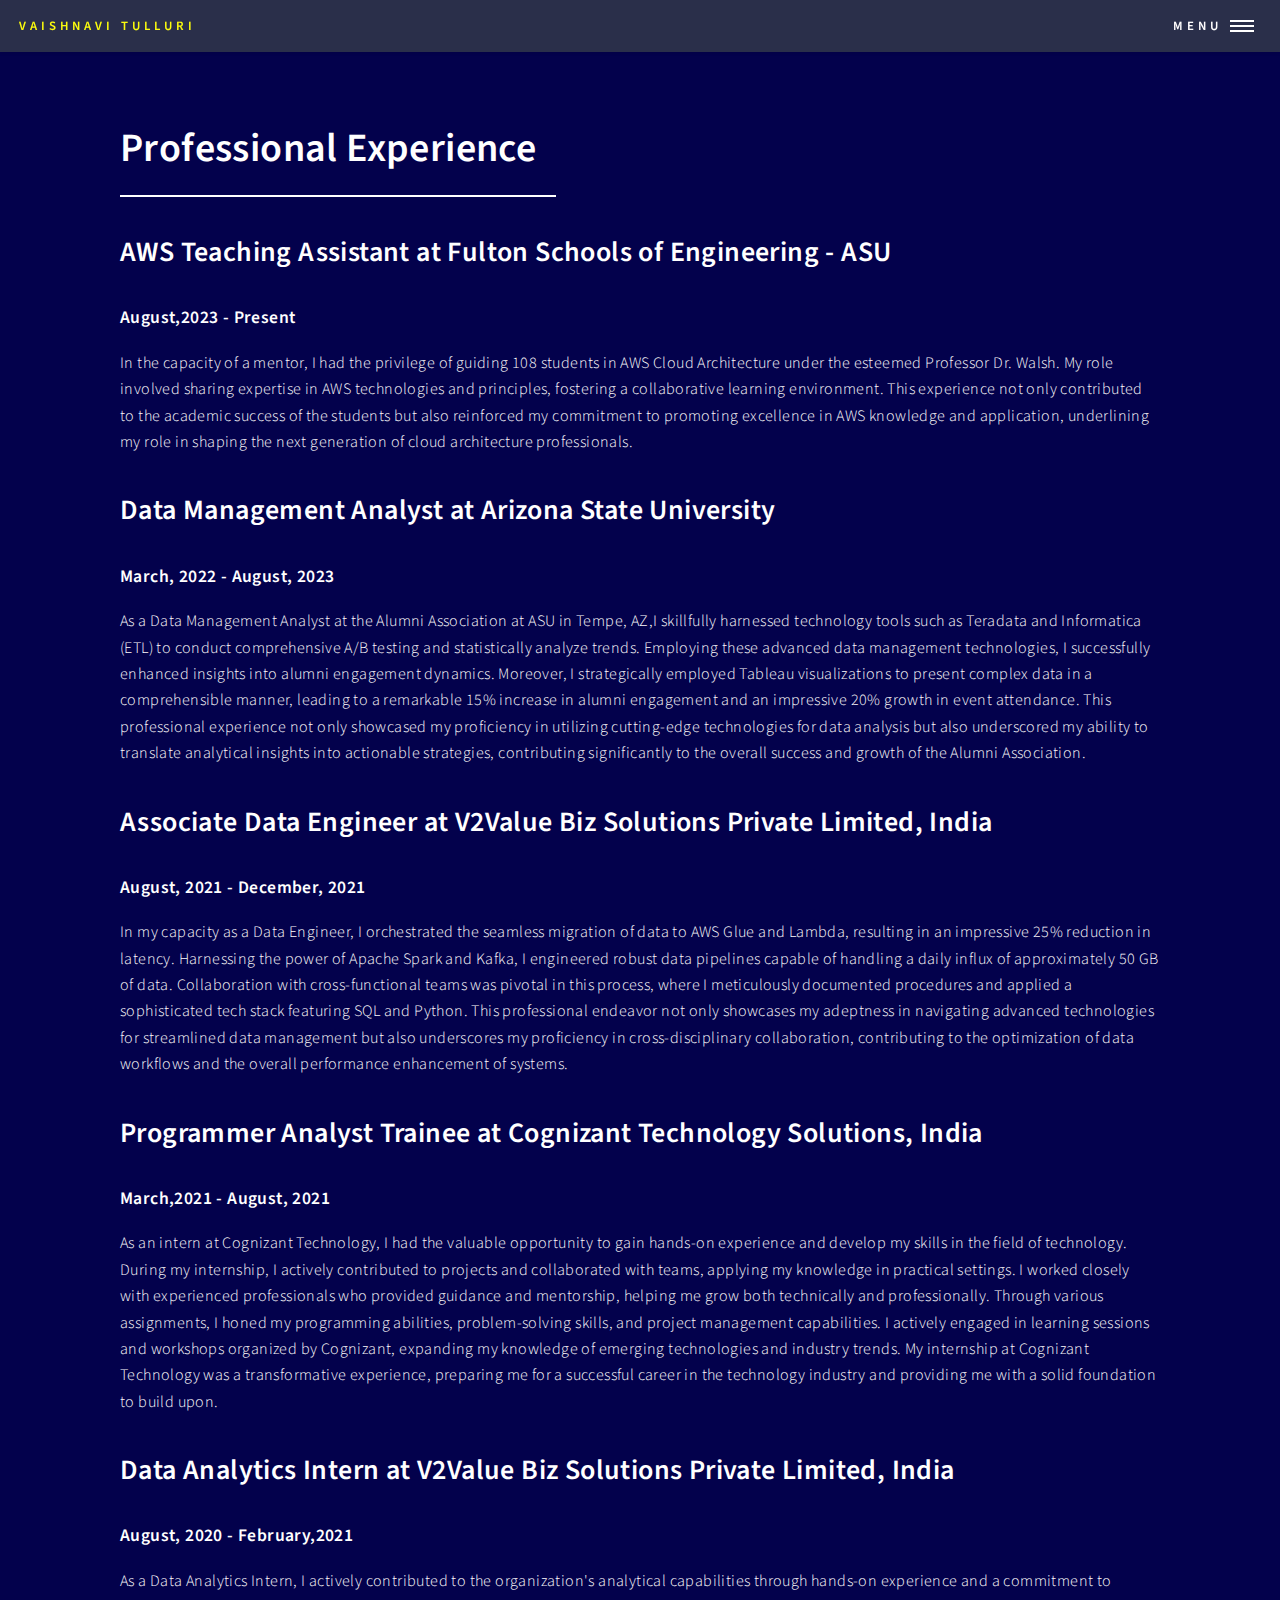
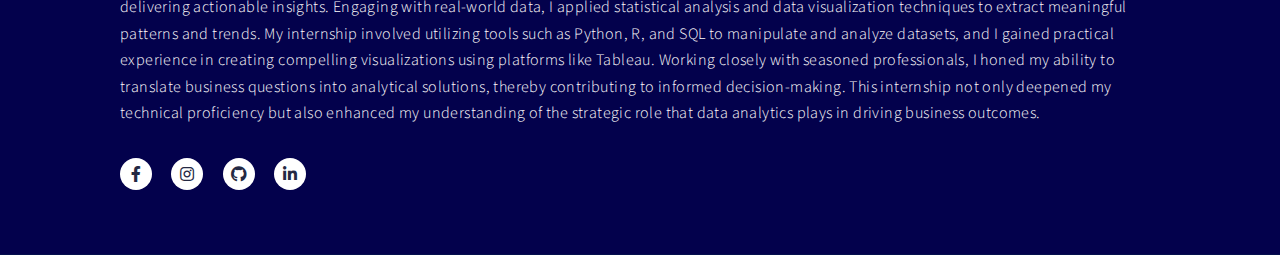
<file: elements.html>
<!DOCTYPE HTML>
<!--
	Forty by HTML5 UP
	html5up.net | @ajlkn
	Free for personal and commercial use under the CCA 3.0 license (html5up.net/license)
-->
<html>
	<head>
		<title>Vaishnavi Tulluri</title>
		<meta charset="utf-8" />
		<meta name="viewport" content="width=device-width, initial-scale=1, user-scalable=no" />
		<link rel="stylesheet" href="assets/css/main.css" />
		<noscript><link rel="stylesheet" href="assets/css/noscript.css" /></noscript>
	</head>
	<body class="is-preload">

		<!-- Wrapper -->
		<div id="wrapper">

				<!-- Header -->
					<header id="header">
						<a href="index.html" class="logo">Vaishnavi Tulluri</a>
						<nav>
							<a href="#menu">Menu</a>
						</nav>
					</header>

				<!-- Menu -->
					<nav id="menu">
						<ul class="links">
							<li><a href="index.html">Home</a></li>
							<li><a href="generic.html">About Me</a></li>
							<li><a href="landing.html">My Links</a></li>
							<li><a href="elements.html">Professional Experience</a></li>
							<li><a href="skills.html">Skills and Interests</a></li>
						</ul>
					</nav>

				<!-- Main -->
					<div id="main" class="alt">

						<!-- One -->
							<section id="one">
								<div class="inner">
									<header class="major">
										<h1>Professional Experience</h1>
									</header>

									<!-- Content -->
										<h2 id="content">AWS Teaching Assistant at Fulton Schools of Engineering - ASU</h2>
										<h4>August,2023 - Present</h4>
										<p> In the capacity of a mentor, I had the privilege of guiding 108 students in AWS Cloud Architecture under the esteemed Professor Dr. Walsh. My role involved sharing expertise in AWS technologies and principles, fostering a collaborative learning environment. This experience not only contributed to the academic success of the students but also reinforced my commitment to promoting excellence in AWS knowledge and application, underlining my role in shaping the next generation of cloud architecture professionals.</p>
										<h2 id="content">Data Management Analyst at Arizona State University</h2>
										<h4>March, 2022 - August, 2023</h4>
										<p>As a Data Management Analyst at the Alumni Association at ASU in Tempe, AZ,I skillfully harnessed technology tools such as Teradata and Informatica (ETL) to conduct comprehensive A/B testing and statistically analyze trends. Employing these advanced data management technologies, I successfully enhanced insights into alumni engagement dynamics. Moreover, I strategically employed Tableau visualizations to present complex data in a comprehensible manner, leading to a remarkable 15% increase in alumni engagement and an impressive 20% growth in event attendance. This professional experience not only showcased my proficiency in utilizing cutting-edge technologies for data analysis but also underscored my ability to translate analytical insights into actionable strategies, contributing significantly to the overall success and growth of the Alumni Association.</p>	
										<h2 id="content">Associate Data Engineer at V2Value Biz Solutions Private Limited, India</h2>
										<h4>August, 2021 - December, 2021</h4>
										<p>In my capacity as a Data Engineer, I orchestrated the seamless migration of data to AWS Glue and Lambda, resulting in an impressive 25% reduction in latency. Harnessing the power of Apache Spark and Kafka, I engineered robust data pipelines capable of handling a daily influx of approximately 50 GB of data. Collaboration with cross-functional teams was pivotal in this process, where I meticulously documented procedures and applied a sophisticated tech stack featuring SQL and Python. This professional endeavor not only showcases my adeptness in navigating advanced technologies for streamlined data management but also underscores my proficiency in cross-disciplinary collaboration, contributing to the optimization of data workflows and the overall performance enhancement of systems.</p>
										<h2 id="content">Programmer Analyst Trainee at Cognizant Technology Solutions, India</h2>
										<h4>March,2021 - August, 2021</h4>
										<p>As an intern at Cognizant Technology, I had the valuable opportunity to gain hands-on experience and develop my skills in the field of technology. During my internship, I actively contributed to projects and collaborated with teams, applying my knowledge in practical settings. I worked closely with experienced professionals who provided guidance and mentorship, helping me grow both technically and professionally. Through various assignments, I honed my programming abilities, problem-solving skills, and project management capabilities. I actively engaged in learning sessions and workshops organized by Cognizant, expanding my knowledge of emerging technologies and industry trends. My internship at Cognizant Technology was a transformative experience, preparing me for a successful career in the technology industry and providing me with a solid foundation to build upon.</p>
										<h2 id="content">Data Analytics Intern at V2Value Biz Solutions Private Limited, India </h2>
										<h4> August, 2020 - February,2021</h4>
										<p>As a Data Analytics Intern, I actively contributed to the organization's analytical capabilities through hands-on experience and a commitment to delivering actionable insights. Engaging with real-world data, I applied statistical analysis and data visualization techniques to extract meaningful patterns and trends. My internship involved utilizing tools such as Python, R, and SQL to manipulate and analyze datasets, and I gained practical experience in creating compelling visualizations using platforms like Tableau. Working closely with seasoned professionals, I honed my ability to translate business questions into analytical solutions, thereby contributing to informed decision-making. This internship not only deepened my technical proficiency but also enhanced my understanding of the strategic role that data analytics plays in driving business outcomes.</p>
				<!-- Footer -->
				<footer id="footer">
					<div class="inner">
						<ul class="icons">
							<li><a href="https://www.facebook.com/profile.php?id=100019962917467" class="icon brands alt fa-facebook-f"><span class="label">Facebook</span></a></li>
							<li><a href="https://www.instagram.com/_vaishnavi.srinivas_/" class="icon brands alt fa-instagram"><span class="label">Instagram</span></a></li>
							<li><a href="https://github.com/vtulluri" class="icon brands alt fa-github"><span class="label">GitHub</span></a></li>
							<li><a href="https://www.linkedin.com/in/vaishnavi-tulluri-0324/" class="icon brands alt fa-linkedin-in"><span class="label">LinkedIn</span></a></li>
						</ul>
						
					</div>
				</footer>
		</div>

	<!-- Scripts -->
		<script src="assets/js/jquery.min.js"></script>
		<script src="assets/js/jquery.scrolly.min.js"></script>
		<script src="assets/js/jquery.scrollex.min.js"></script>
		<script src="assets/js/browser.min.js"></script>
		<script src="assets/js/breakpoints.min.js"></script>
		<script src="assets/js/util.js"></script>
		<script src="assets/js/main.js"></script>

</body>
</html>
</file>
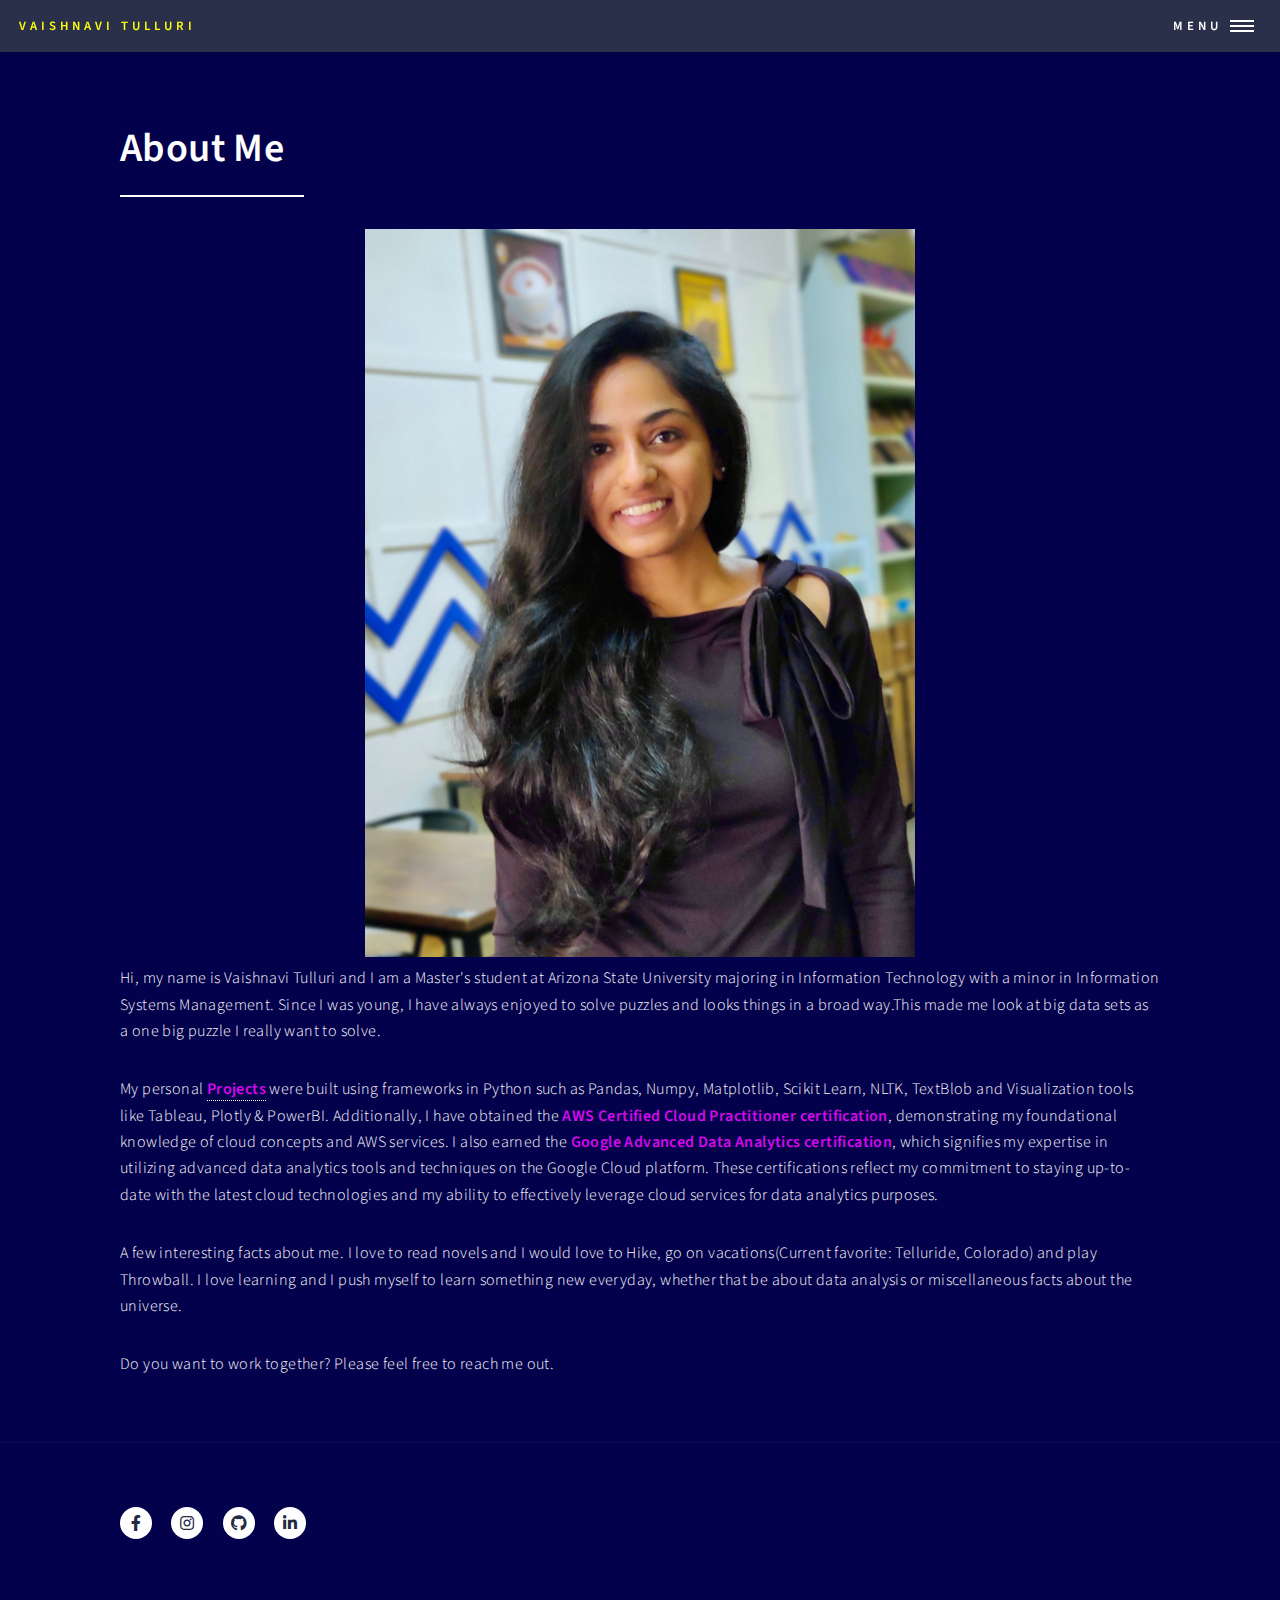
<file: generic.html>
<!DOCTYPE HTML>
<html>
	<head>
		<title>Vaishnavi Tulluri</title>
		<meta charset="utf-8" />
		<meta name="viewport" content="width=device-width, initial-scale=1, user-scalable=no" />
		<link rel="stylesheet" href="assets/css/main.css" />
		<noscript><link rel="stylesheet" href="assets/css/noscript.css" /></noscript>
	</head>
	<body class="is-preload">

		<!-- Wrapper -->
			<div id="wrapper">

				<!-- Header -->
					<header id="header">
						<a href="index.html" class="logo">Vaishnavi Tulluri </a>
						<nav>
							<a href="#menu">Menu</a>
						</nav>
					</header>

				<!-- Menu -->
					<nav id="menu">
						<ul class="links">
							<li><a href="index.html">Home</a></li>
							<li><a href="generic.html">About Me</a></li>
							<li><a href="landing.html">My Links</a></li>
							<li><a href="elements.html">Professional Experience</a></li>
						    <li><a href="skills.html">Skills and Interests</a></li>
						</ul>
						
					</nav>

				<!-- Main -->
					<div id="main" class="alt">

						<!-- One -->
							<section id="one">
								<div class="inner">
									<header class="major">
										<h1>About Me</h1>
									</header>
									<span class="image"><img src="images/image.jpg" class="center" width="550" height="550" > </span>
									
							        <p>Hi, my name is Vaishnavi Tulluri and I am a Master's student at Arizona State University majoring in Information Technology with a minor in Information Systems Management. Since I was young, I have always enjoyed to solve puzzles and looks things in a broad way.This made me look at big data sets as a one big puzzle I really want to solve.</p>
									<p>My personal <a href="landing.html"> <b>Projects</b></a> were built using frameworks in Python such as Pandas, Numpy, Matplotlib, Scikit Learn, NLTK, TextBlob and Visualization tools like Tableau, Plotly & PowerBI. Additionally, I have obtained the <b> AWS Certified Cloud Practitioner certification</b>, demonstrating my foundational knowledge of cloud concepts and AWS services. I also earned the <b> Google Advanced Data Analytics certification</b>, which signifies my expertise in utilizing advanced data analytics tools and techniques on the Google Cloud platform. These certifications reflect my commitment to staying up-to-date with the latest cloud technologies and my ability to effectively leverage cloud services for data analytics purposes.</p>
									<p>A few interesting facts about me. I love to read novels and I would love to Hike, go on vacations(Current favorite: Telluride, Colorado) and play Throwball. I love learning and I push myself to learn something new everyday, whether that be about data analysis or miscellaneous facts about the universe.
									<p>	Do you want to work together? Please feel free to reach me out.</p>
								</div>
							</section>

					</div>

				

				<!-- Footer -->
					<footer id="footer">
						<div class="inner">
							<ul class="icons">
								<li><a href="https://www.facebook.com/profile.php?id=100019962917467" class="icon brands alt fa-facebook-f"><span class="label">Facebook</span></a></li>
								<li><a href="https://www.instagram.com/_vaishnavi.srinivas_/" class="icon brands alt fa-instagram"><span class="label">Instagram</span></a></li>
								<li><a href="https://github.com/vtulluri" class="icon brands alt fa-github"><span class="label">GitHub</span></a></li>
								<li><a href="https://www.linkedin.com/in/vaishnavi-tulluri-0324/" class="icon brands alt fa-linkedin-in"><span class="label">LinkedIn</span></a></li>
							</ul>
						</div>
					</footer>

			</div>

		<!-- Scripts -->
			<script src="assets/js/jquery.min.js"></script>
			<script src="assets/js/jquery.scrolly.min.js"></script>
			<script src="assets/js/jquery.scrollex.min.js"></script>
			<script src="assets/js/browser.min.js"></script>
			<script src="assets/js/breakpoints.min.js"></script>
			<script src="assets/js/util.js"></script>
			<script src="assets/js/main.js"></script>

	</body>
</html>
</file>
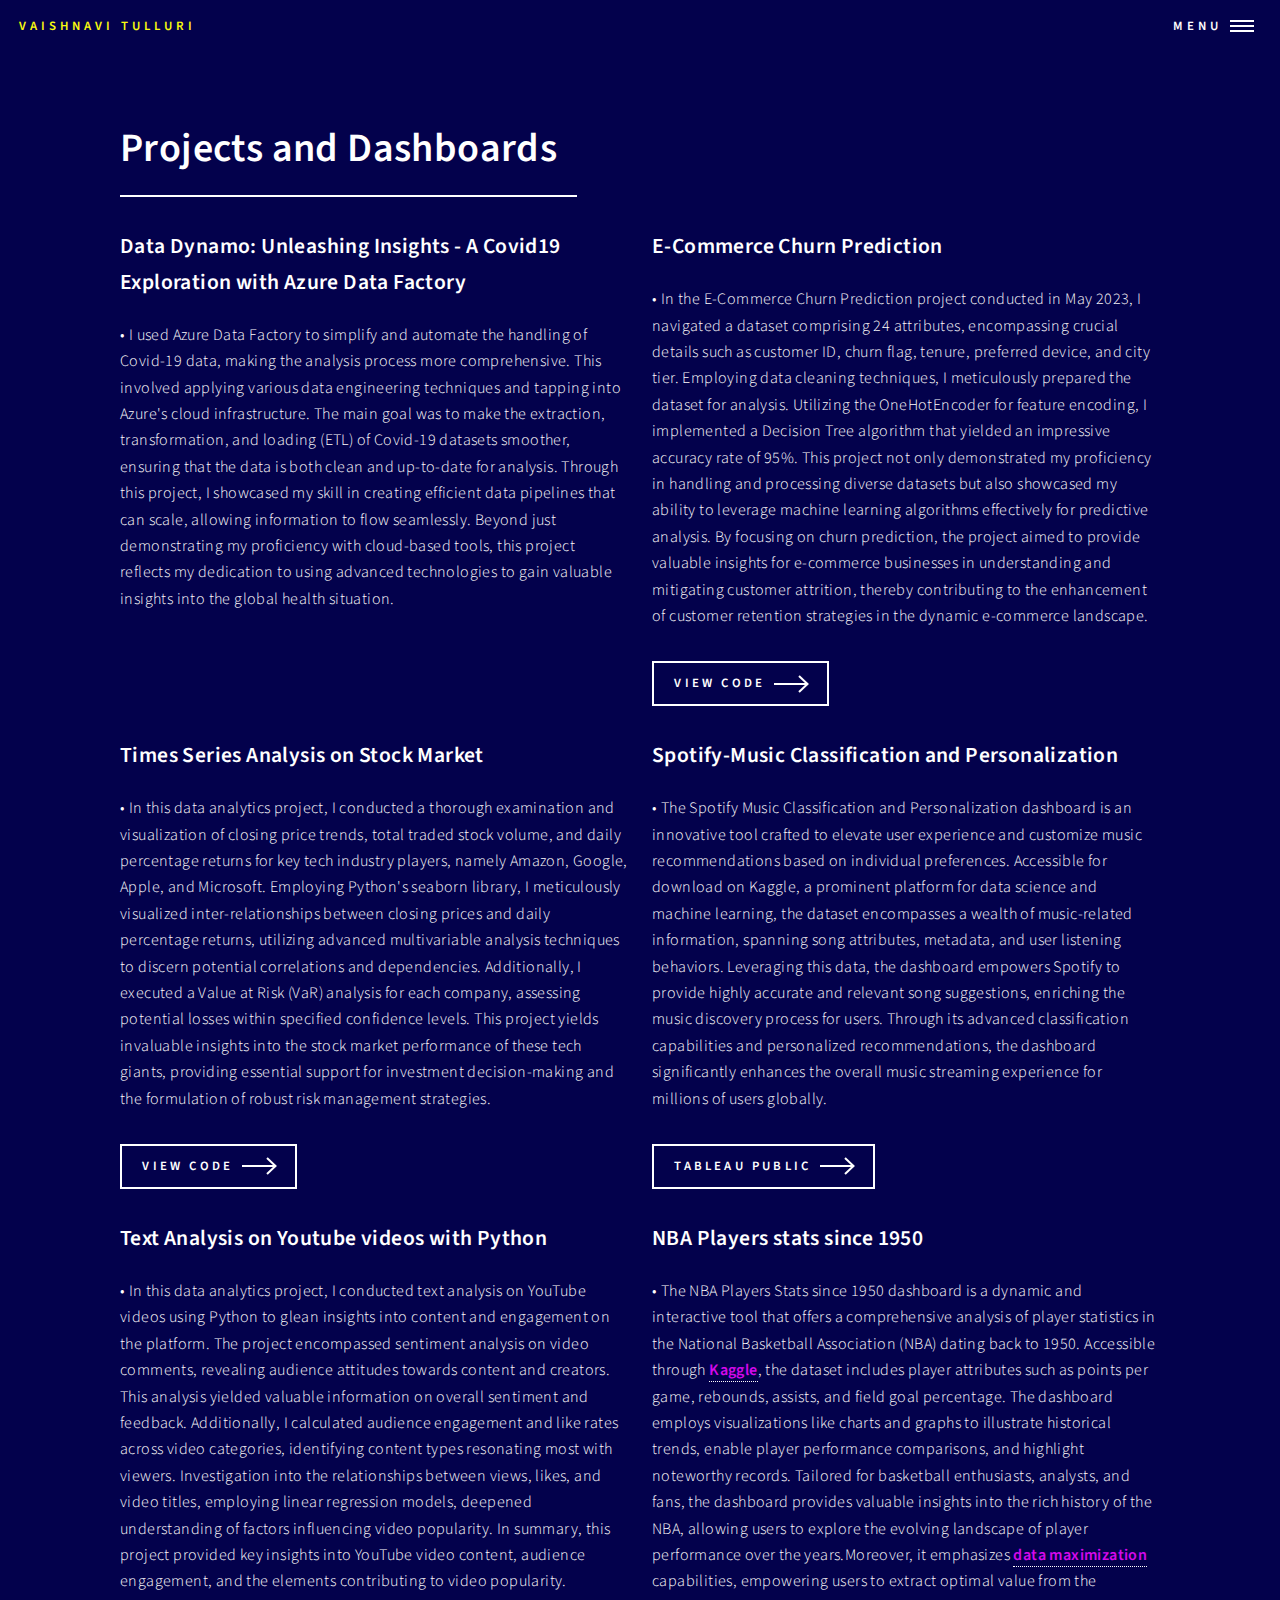
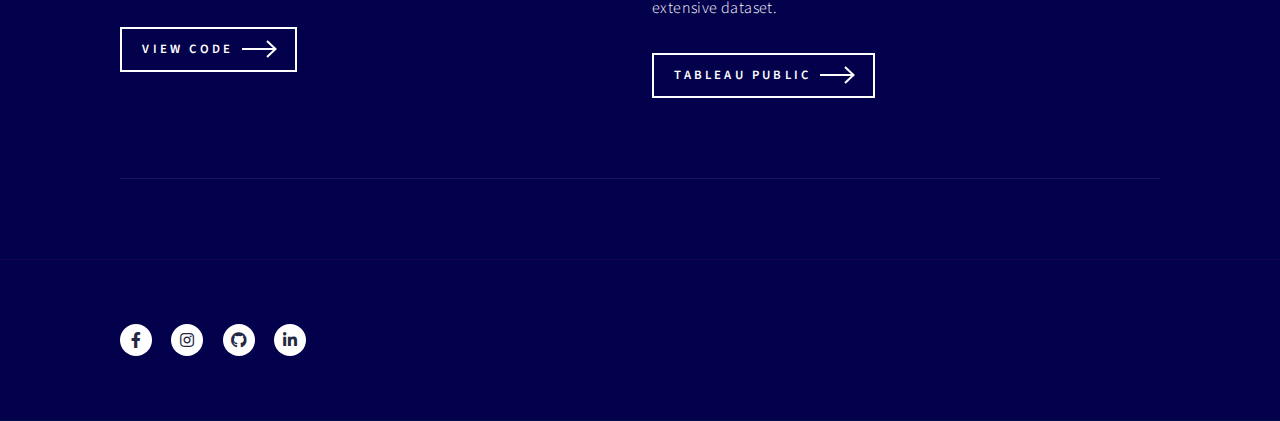
<file: landing.html>
<!DOCTYPE HTML>

<html>
	<head>
		<title>Vaishnavi Tulluri</title>
		<meta charset="utf-8" />
		<meta name="viewport" content="width=device-width, initial-scale=1, user-scalable=no" />
		<link rel="stylesheet" href="assets/css/main.css" />
		<noscript><link rel="stylesheet" href="assets/css/noscript.css" /></noscript>
	</head>
	<body class="is-preload">

		<!-- Wrapper -->
			<div id="wrapper">

				<!-- Header -->
				<!-- Note: The "styleN" class below should match that of the banner element. -->
					<header id="header" class="alt style2">
						<a href="index.html" class="logo">Vaishnavi Tulluri</a>
						<nav>
							<a href="#menu">Menu</a>
						</nav>
					</header>

				<!-- Menu -->
					<nav id="menu">
						<ul class="links">
							<li><a href="index.html">Home</a></li>
							<li><a href="generic.html">About Me</a></li>
							<li><a href="landing.html">My Links</a></li>
							<li><a href="elements.html">Professional Experience</a></li>
							<li><a href="skills.html">Skills and Interests</a></li>
						</ul>
					</nav>
               <!-- Main -->
					<div id="main" class="alt">

						<!-- One -->
							<section id="one">
								<div class="inner">
									<header class="major">
										<h1>Projects and Dashboards</h1>
									</header> 

									<!-- Content -->
										<div class="row">
											<div class="col-6 col-12-small">
												<h3>Data Dynamo: Unleashing Insights - A Covid19 Exploration with Azure Data Factory  </h3>
												<p>&#x2022; I used Azure Data Factory to simplify and automate the handling of Covid-19 data, making the analysis process more comprehensive. This involved applying various data engineering techniques and tapping into Azure's cloud infrastructure. The main goal was to make the extraction, transformation, and loading (ETL) of Covid-19 datasets smoother, ensuring that the data is both clean and up-to-date for analysis. Through this project, I showcased my skill in creating efficient data pipelines that can scale, allowing information to flow seamlessly. Beyond just demonstrating my proficiency with cloud-based tools, this project reflects my dedication to using advanced technologies to gain valuable insights into the global health situation.</p>
												<!--<ul class="actions">	
													<li><a href="https://databricks-prod-cloudfront.cloud.databricks.com/public/4027ec902e239c93eaaa8714f173bcfc/937714919102993/1940522714733537/3067015725076240/latest.html" class="button next scrolly">View Code </a></li>
												</ul>-->
											</div>
											<div class="col-6 col-12-small">
												<h3>E-Commerce Churn Prediction  </h3>
												<p>&#x2022; In the E-Commerce Churn Prediction project conducted in May 2023, I navigated a dataset comprising 24 attributes, encompassing crucial details such as customer ID, churn flag, tenure, preferred device, and city tier. Employing data cleaning techniques, I meticulously prepared the dataset for analysis. Utilizing the OneHotEncoder for feature encoding, I implemented a Decision Tree algorithm that yielded an impressive accuracy rate of 95%. This project not only demonstrated my proficiency in handling and processing diverse datasets but also showcased my ability to leverage machine learning algorithms effectively for predictive analysis. By focusing on churn prediction, the project aimed to provide valuable insights for e-commerce businesses in understanding and mitigating customer attrition, thereby contributing to the enhancement of customer retention strategies in the dynamic e-commerce landscape.</p>
												<ul class="actions">	
													<li><a href="https://databricks-prod-cloudfront.cloud.databricks.com/public/4027ec902e239c93eaaa8714f173bcfc/937714919102993/1940522714733537/3067015725076240/latest.html" class="button next scrolly">View Code </a></li>
												</ul>
											</div>
											<div class="col-6 col-12-small">
												<h3>Times Series Analysis on Stock Market </h3>
												<p>&#x2022; In this data analytics project, I conducted a thorough examination and visualization of closing price trends, total traded stock volume, and daily percentage returns for key tech industry players, namely Amazon, Google, Apple, and Microsoft. Employing Python's seaborn library, I meticulously visualized inter-relationships between closing prices and daily percentage returns, utilizing advanced multivariable analysis techniques to discern potential correlations and dependencies. Additionally, I executed a Value at Risk (VaR) analysis for each company, assessing potential losses within specified confidence levels. This project yields invaluable insights into the stock market performance of these tech giants, providing essential support for investment decision-making and the formulation of robust risk management strategies.</p>
												<ul class="actions">	
													<li><a href="https://github.com/vtulluri/stockmarket-analysis" class="button next scrolly">View Code </a></li>
												</ul>
											</div>
											<div class="col-6 col-12-small">
												<h3>Spotify-Music Classification and Personalization</h3>
												<p>&#x2022; The Spotify Music Classification and Personalization dashboard is an innovative tool crafted to elevate user experience and customize music recommendations based on individual preferences. Accessible for download on Kaggle, a prominent platform for data science and machine learning, the dataset encompasses a wealth of music-related information, spanning song attributes, metadata, and user listening behaviors. Leveraging this data, the dashboard empowers Spotify to provide highly accurate and relevant song suggestions, enriching the music discovery process for users. Through its advanced classification capabilities and personalized recommendations, the dashboard significantly enhances the overall music streaming experience for millions of users globally.</p>
												<ul class="actions">
													<li><a href="https://public.tableau.com/app/profile/vaishnavi.tulluri/viz/Spotifydashboard_16825305899340/Dashboard1" class="button next scrolly">Tableau Public </a></li>
												</ul>
											</div>
											<div class="col-6 col-12-medium">
												<h3>Text Analysis on Youtube videos with Python</h3>
												<p>&#x2022; In this data analytics project, I conducted text analysis on YouTube videos using Python to glean insights into content and engagement on the platform. The project encompassed sentiment analysis on video comments, revealing audience attitudes towards content and creators. This analysis yielded valuable information on overall sentiment and feedback. Additionally, I calculated audience engagement and like rates across video categories, identifying content types resonating most with viewers. Investigation into the relationships between views, likes, and video titles, employing linear regression models, deepened understanding of factors influencing video popularity. In summary, this project provided key insights into YouTube video content, audience engagement, and the elements contributing to video popularity.</p>
												<ul class="actions">
													<li><a href="https://github.com/vtulluri/Youtube-Analysis-Project" class="button next scrolly">View Code </a></li>
												</ul>
											</div>
								
											<div class="col-6 col-12-medium">
												<h3>NBA Players stats since 1950</h3>
												<p>&#x2022; 
													The NBA Players Stats since 1950 dashboard is a dynamic and interactive tool that offers a comprehensive analysis of player statistics in the National Basketball Association (NBA) dating back to 1950. Accessible through <a href="https://www.kaggle.com/datasets/drgilermo/nba-players-stats" ><b>Kaggle</b></a>, the dataset includes player attributes such as points per game, rebounds, assists, and field goal percentage. The dashboard employs visualizations like charts and graphs to illustrate historical trends, enable player performance comparisons, and highlight noteworthy records. Tailored for basketball enthusiasts, analysts, and fans, the dashboard provides valuable insights into the rich history of the NBA, allowing users to explore the evolving landscape of player performance over the years.Moreover, it emphasizes <a href ="https://public.tableau.com/app/profile/vaishnavi.tulluri/viz/DVProject_16823103333480/Dashboard1"><b>data maximization</b></a> capabilities, empowering users to extract optimal value from the extensive dataset. </p>
												<ul class="actions">
													<li><a href="https://public.tableau.com/app/profile/vaishnavi.tulluri/viz/DVProjectNBAplayerssince1950/Dashboard1" class="button next scrolly">Tableau Public </a></li>
												</ul>
											</div>
										</div>

									<hr class="major" />
							</div></section>
							
				

				<!-- Footer -->
				<footer id="footer">
					<div class="inner">
						<ul class="icons">
							<li><a href="https://www.facebook.com/profile.php?id=100019962917467" class="icon brands alt fa-facebook-f"><span class="label">Facebook</span></a></li>
							<li><a href="https://www.instagram.com/_vaishnavi.srinivas_/" class="icon brands alt fa-instagram"><span class="label">Instagram</span></a></li>
							<li><a href="https://github.com/vtulluri" class="icon brands alt fa-github"><span class="label">GitHub</span></a></li>
							<li><a href="https://www.linkedin.com/in/vaishnavi-tulluri-0324/" class="icon brands alt fa-linkedin-in"><span class="label">LinkedIn</span></a></li>
						</ul>
						
					</div>
				</footer>
		</div>

	<!-- Scripts -->
		<script src="assets/js/jquery.min.js"></script>
		<script src="assets/js/jquery.scrolly.min.js"></script>
		<script src="assets/js/jquery.scrollex.min.js"></script>
		<script src="assets/js/browser.min.js"></script>
		<script src="assets/js/breakpoints.min.js"></script>
		<script src="assets/js/util.js"></script>
		<script src="assets/js/main.js"></script>

</body>
</html>
</file>
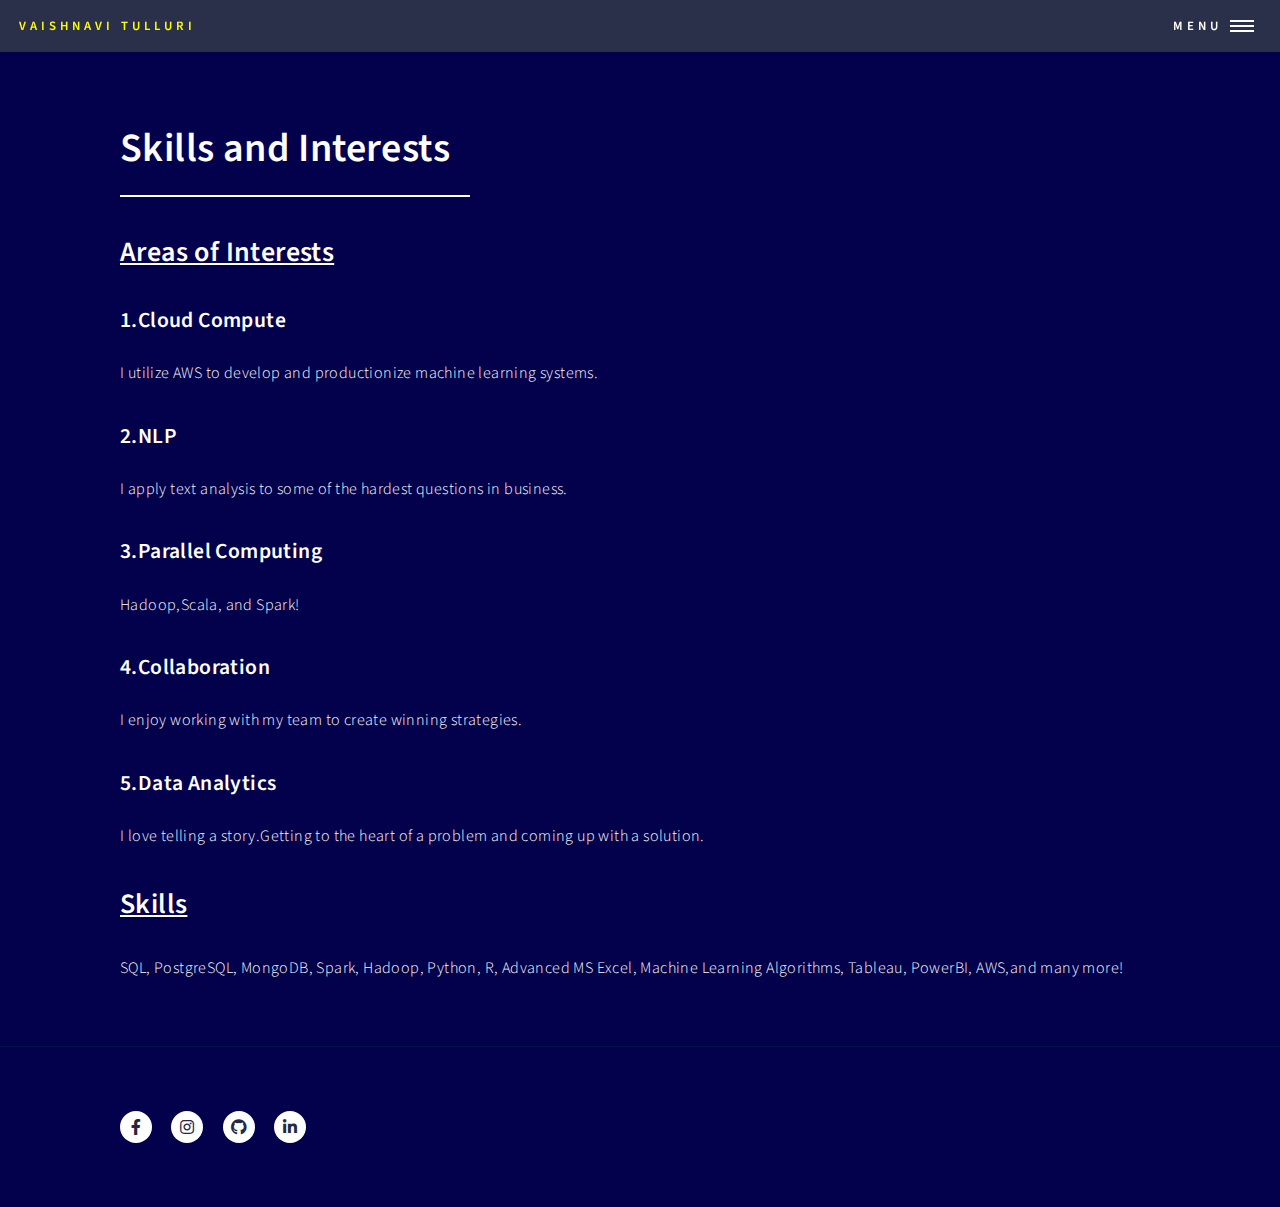
<file: skills.html>
<!DOCTYPE HTML>
<html>
	<head>
		<title>Vaishnavi Tulluri</title>
		<meta charset="utf-8" />
		<meta name="viewport" content="width=device-width, initial-scale=1, user-scalable=no" />
		<link rel="stylesheet" href="assets/css/main.css" />
		<noscript><link rel="stylesheet" href="assets/css/noscript.css" /></noscript>
	</head>
	<body class="is-preload">

		<!-- Wrapper -->
			<div id="wrapper">

				<!-- Header -->
					<header id="header">
						<a href="index.html" class="logo">Vaishnavi Tulluri </a>
						<nav>
							<a href="#menu">Menu</a>
						</nav>
					</header>

				<!-- Menu -->
					<nav id="menu">
						<ul class="links">
							<li><a href="index.html">Home</a></li>
							<li><a href="generic.html">About Me</a></li>
							<li><a href="landing.html">My Links</a></li>
							<li><a href="elements.html">Professional Experience</a></li>
							<li><a href="skills.html">Skills and Interests</a></li>
						</ul>
						
					</nav>

				<!-- Main -->
					<div id="main" class="alt">

						<!-- One -->
							<section id="one">
								<div class="inner">
									<header class="major">
										<h1>Skills and Interests</h1>
									</header> 
								

							
                            <div class="inner">
                                        <h2 class="major"><u>Areas of Interests</u></h2> 
                                        <h3>1.Cloud Compute</h3><p>I utilize AWS to develop and productionize machine learning systems.</p>
                                        <h3>2.NLP</h3><p>I apply text analysis to some of the hardest questions in business.</p>
                                        <h3>3.Parallel Computing</h3><p>Hadoop,Scala, and Spark!</p>
                                        <h3>4.Collaboration</h3><p>I enjoy working with my team to create winning strategies.</p>
                                        <h3>5.Data Analytics</h3><p>I love telling a story.Getting to the heart of a problem and coming up with a solution.</p>
                                        <h2 class="major"><u>Skills</u></h2> 
                                        <p>SQL, PostgreSQL, MongoDB, Spark, Hadoop, Python, R, Advanced MS Excel, Machine Learning Algorithms, Tableau, PowerBI, AWS,and many more!</p>
                            </div></div>
                            </section>
					</div>


				<!-- Footer -->
					<footer id="footer">
						<div class="inner">
							<ul class="icons">
								<li><a href="https://www.facebook.com/profile.php?id=100019962917467" class="icon brands alt fa-facebook-f"><span class="label">Facebook</span></a></li>
								<li><a href="https://www.instagram.com/_vaishnavi.srinivas_/" class="icon brands alt fa-instagram"><span class="label">Instagram</span></a></li>
								<li><a href="https://github.com/vtulluri" class="icon brands alt fa-github"><span class="label">GitHub</span></a></li>
								<li><a href="https://www.linkedin.com/in/vaishnavi-tulluri-0324/" class="icon brands alt fa-linkedin-in"><span class="label">LinkedIn</span></a></li>
							</ul>
						</div>
					</footer>

			</div>

		<!-- Scripts -->
			<script src="assets/js/jquery.min.js"></script>
			<script src="assets/js/jquery.scrolly.min.js"></script>
			<script src="assets/js/jquery.scrollex.min.js"></script>
			<script src="assets/js/browser.min.js"></script>
			<script src="assets/js/breakpoints.min.js"></script>
			<script src="assets/js/util.js"></script>
			<script src="assets/js/main.js"></script>

	</body>
</html>
</file>
<file: assets/css/noscript.css>
/*
	Forty by HTML5 UP
	html5up.net | @ajlkn
	Free for personal and commercial use under the CCA 3.0 license (html5up.net/license)
*/

/* Banner */

	body.is-preload #banner:after {
		opacity: 0.85;
	}

	body.is-preload #banner > .inner {
		-moz-filter: none;
		-webkit-filter: none;
		-ms-filter: none;
		filter: none;
		-moz-transform: none;
		-webkit-transform: none;
		-ms-transform: none;
		transform: none;
		opacity: 1;
	}
</file>
<file: assets/css/main.css>
@import url(fontawesome-all.min.css);
@import url("https://fonts.googleapis.com/css?family=Source+Sans+Pro:300,300italic,600,600italic");

/*
	Forty by HTML5 UP
	html5up.net | @ajlkn
	Free for personal and commercial use under the CCA 3.0 license (html5up.net/license)
*/

html, body, div, span, applet, object,
iframe, h1, h2, h3, h4, h5, h6, p, blockquote,
pre, a, abbr, acronym, address, big, cite,
code, del, dfn, em, img, ins, kbd, q, s, samp,
small, strike, strong, sub, sup, tt, var, b,
u, i, center, dl, dt, dd, ol, ul, li, fieldset,
form, label, legend, table, caption, tbody,
tfoot, thead, tr, th, td, article, aside,
canvas, details, embed, figure, figcaption,
footer, header, hgroup, menu, nav, output, ruby,
section, summary, time, mark, audio, video {
	margin: 0;
	padding: 0;
	border: 0;
	font-size: 100%;
	font: inherit;
	vertical-align: baseline;}

article, aside, details, figcaption, figure,
footer, header, hgroup, menu, nav, section {
	display: block;}

body {
	line-height: 1;
}

ol, ul {
	list-style: none;
}

blockquote, q {
	quotes: none;
}

	blockquote:before, blockquote:after, q:before, q:after {
		content: '';
		content: none;
	}

table {
	border-collapse: collapse;
	border-spacing: 0;
}

body {
	-webkit-text-size-adjust: none;
}

mark {
	background-color: transparent;
	color: inherit;
}

input::-moz-focus-inner {
	border: 0;
	padding: 0;
}

input, select, textarea {
	-moz-appearance: none;
	-webkit-appearance: none;
	-ms-appearance: none;
	appearance: none;
}

/* Basic */

	@-ms-viewport {
		width: device-width;
	}

	body {
		-ms-overflow-style: scrollbar;
	}

	@media screen and (max-width: 480px) {

		html, body {
			min-width: 320px;
		}

	}

	html {
		box-sizing: border-box;
	}

	*, *:before, *:after {
		box-sizing: inherit;
	}

	body {
		background: #03014c;
	}

		body.is-preload *, body.is-preload *:before, body.is-preload *:after {
			-moz-animation: none !important;
			-webkit-animation: none !important;
			-ms-animation: none !important;
			animation: none !important;
			-moz-transition: none !important;
			-webkit-transition: none !important;
			-ms-transition: none !important;
			transition: none !important;
		}

/* Type */

	body, input, select, textarea {
		color: #fffdfd;
		font-family: "Source Sans Pro", Helvetica, sans-serif;
		font-size: 17pt;
		font-weight: 300;
		letter-spacing: 0.025em;
		line-height: 1.65;
	}

		@media screen and (max-width: 1680px) {

			body, input, select, textarea {
				font-size: 14pt;
			}

		}

		@media screen and (max-width: 1280px) {

			body, input, select, textarea {
				font-size: 12pt;
			}

		}

		@media screen and (max-width: 360px) {

			body, input, select, textarea {
				font-size: 11pt;
			}

		}

	a {
		-moz-transition: color 0.2s ease-in-out, border-bottom-color 0.2s ease-in-out;
		-webkit-transition: color 0.2s ease-in-out, border-bottom-color 0.2s ease-in-out;
		-ms-transition: color 0.2s ease-in-out, border-bottom-color 0.2s ease-in-out;
		transition: color 0.2s ease-in-out, border-bottom-color 0.2s ease-in-out;
		border-bottom: dotted 1px;
		color: inherit;
		text-decoration: none;
	}

		a:hover {
			border-bottom-color: transparent;
			color: #fcfc0d !important;
		}

		a:active {
			color: #ec6605 !important;
		}

	strong, b {
		color: #d509eb;
		font-weight: 600;
	}

	em, i {
		font-style: italic;
	}

	p {
		margin: 0 0 2em 0;
	}

	h1, h2, h3, h4, h5, h6 {
		color: #ffffff;
		font-weight: 600;
		line-height: 1.65;
		margin: 0 0 1em 0;
	}

		h1 a, h2 a, h3 a, h4 a, h5 a, h6 a {
			color: inherit;
			border-bottom: 0;
		}

	h1 {
		font-size: 2.5em;
	}

	h2 {
		font-size: 1.75em;
	}

	h3 {
		font-size: 1.35em;
	}

	h4 {
		font-size: 1.1em;
	}

	h5 {
		font-size: 0.9em;
	}

	h6 {
		font-size: 0.7em;
	}

	@media screen and (max-width: 736px) {

		h1 {
			font-size: 2em;
		}

		h2 {
			font-size: 1.5em;
		}

		h3 {
			font-size: 1.25em;
		}

	}

	sub {
		font-size: 0.8em;
		position: relative;
		top: 0.5em;
	}

	sup {
		font-size: 0.8em;
		position: relative;
		top: -0.5em;
	}

	blockquote {
		border-left: solid 4px rgba(212, 212, 255, 0.1);
		font-style: italic;
		margin: 0 0 2em 0;
		padding: 0.5em 0 0.5em 2em;
	}

	code {
		background: rgba(212, 212, 255, 0.035);
		font-family: "Courier New", monospace;
		font-size: 0.9em;
		margin: 0 0.25em;
		padding: 0.25em 0.65em;
	}

	pre {
		-webkit-overflow-scrolling: touch;
		font-family: "Courier New", monospace;
		font-size: 0.9em;
		margin: 0 0 2em 0;
	}

		pre code {
			display: block;
			line-height: 1.75;
			padding: 1em 1.5em;
			overflow-x: auto;
		}

	hr {
		border: 0;
		border-bottom: solid 1px rgba(212, 212, 255, 0.1);
		margin: 2em 0;
	}

		hr.major {
			margin: 3em 0;
		}

	.align-left {
		text-align: left;
	}

	.align-center {
		text-align: center;
	}

	.align-right {
		text-align: right;
	}

/* Row */

	.row {
		display: flex;
		flex-wrap: wrap;
		box-sizing: border-box;
		align-items: stretch;
	}

		.row > * {
			box-sizing: border-box;
		}

		.row.gtr-uniform > * > :last-child {
			margin-bottom: 0;
		}

		.row.aln-left {
			justify-content: flex-start;
		}

		.row.aln-center {
			justify-content: center;
		}

		.row.aln-right {
			justify-content: flex-end;
		}

		.row.aln-top {
			align-items: flex-start;
		}

		.row.aln-middle {
			align-items: center;
		}

		.row.aln-bottom {
			align-items: flex-end;
		}

		.row > .imp {
			order: -1;
		}

		.row > .col-1 {
			width: 8.33333%;
		}

		.row > .off-1 {
			margin-left: 8.33333%;
		}

		.row > .col-2 {
			width: 16.66667%;
		}

		.row > .off-2 {
			margin-left: 16.66667%;
		}

		.row > .col-3 {
			width: 25%;
		}

		.row > .off-3 {
			margin-left: 25%;
		}

		.row > .col-4 {
			width: 33.33333%;
		}

		.row > .off-4 {
			margin-left: 33.33333%;
		}

		.row > .col-5 {
			width: 41.66667%;
		}

		.row > .off-5 {
			margin-left: 41.66667%;
		}

		.row > .col-6 {
			width: 50%;
		}

		.row > .off-6 {
			margin-left: 50%;
		}

		.row > .col-7 {
			width: 58.33333%;
		}

		.row > .off-7 {
			margin-left: 58.33333%;
		}

		.row > .col-8 {
			width: 66.66667%;
		}

		.row > .off-8 {
			margin-left: 66.66667%;
		}

		.row > .col-9 {
			width: 75%;
		}

		.row > .off-9 {
			margin-left: 75%;
		}

		.row > .col-10 {
			width: 83.33333%;
		}

		.row > .off-10 {
			margin-left: 83.33333%;
		}

		.row > .col-11 {
			width: 91.66667%;
		}

		.row > .off-11 {
			margin-left: 91.66667%;
		}

		.row > .col-12 {
			width: 100%;
		}

		.row > .off-12 {
			margin-left: 100%;
		}

		.row.gtr-0 {
			margin-top: 0;
			margin-left: 0em;
		}

			.row.gtr-0 > * {
				padding: 0 0 0 0em;
			}

			.row.gtr-0.gtr-uniform {
				margin-top: 0em;
			}

				.row.gtr-0.gtr-uniform > * {
					padding-top: 0em;
				}

		.row.gtr-25 {
			margin-top: 0;
			margin-left: -0.5em;
		}

			.row.gtr-25 > * {
				padding: 0 0 0 0.5em;
			}

			.row.gtr-25.gtr-uniform {
				margin-top: -0.5em;
			}

				.row.gtr-25.gtr-uniform > * {
					padding-top: 0.5em;
				}

		.row.gtr-50 {
			margin-top: 0;
			margin-left: -1em;
		}

			.row.gtr-50 > * {
				padding: 0 0 0 1em;
			}

			.row.gtr-50.gtr-uniform {
				margin-top: -1em;
			}

				.row.gtr-50.gtr-uniform > * {
					padding-top: 1em;
				}

		.row {
			margin-top: 0;
			margin-left: -2em;
		}

			.row > * {
				padding: 0 0 0 2em;
			}

			.row.gtr-uniform {
				margin-top: -2em;
			}

				.row.gtr-uniform > * {
					padding-top: 2em;
				}

		.row.gtr-150 {
			margin-top: 0;
			margin-left: -3em;
		}

			.row.gtr-150 > * {
				padding: 0 0 0 3em;
			}

			.row.gtr-150.gtr-uniform {
				margin-top: -3em;
			}

				.row.gtr-150.gtr-uniform > * {
					padding-top: 3em;
				}

		.row.gtr-200 {
			margin-top: 0;
			margin-left: -4em;
		}

			.row.gtr-200 > * {
				padding: 0 0 0 4em;
			}

			.row.gtr-200.gtr-uniform {
				margin-top: -4em;
			}

				.row.gtr-200.gtr-uniform > * {
					padding-top: 4em;
				}

		@media screen and (max-width: 1680px) {

			.row {
				display: flex;
				flex-wrap: wrap;
				box-sizing: border-box;
				align-items: stretch;
			}

				.row > * {
					box-sizing: border-box;
				}

				.row.gtr-uniform > * > :last-child {
					margin-bottom: 0;
				}

				.row.aln-left {
					justify-content: flex-start;
				}

				.row.aln-center {
					justify-content: center;
				}

				.row.aln-right {
					justify-content: flex-end;
				}

				.row.aln-top {
					align-items: flex-start;
				}

				.row.aln-middle {
					align-items: center;
				}

				.row.aln-bottom {
					align-items: flex-end;
				}

				.row > .imp-xlarge {
					order: -1;
				}

				.row > .col-1-xlarge {
					width: 8.33333%;
				}

				.row > .off-1-xlarge {
					margin-left: 8.33333%;
				}

				.row > .col-2-xlarge {
					width: 16.66667%;
				}

				.row > .off-2-xlarge {
					margin-left: 16.66667%;
				}

				.row > .col-3-xlarge {
					width: 25%;
				}

				.row > .off-3-xlarge {
					margin-left: 25%;
				}

				.row > .col-4-xlarge {
					width: 33.33333%;
				}

				.row > .off-4-xlarge {
					margin-left: 33.33333%;
				}

				.row > .col-5-xlarge {
					width: 41.66667%;
				}

				.row > .off-5-xlarge {
					margin-left: 41.66667%;
				}

				.row > .col-6-xlarge {
					width: 50%;
				}

				.row > .off-6-xlarge {
					margin-left: 50%;
				}

				.row > .col-7-xlarge {
					width: 58.33333%;
				}

				.row > .off-7-xlarge {
					margin-left: 58.33333%;
				}

				.row > .col-8-xlarge {
					width: 66.66667%;
				}

				.row > .off-8-xlarge {
					margin-left: 66.66667%;
				}

				.row > .col-9-xlarge {
					width: 75%;
				}

				.row > .off-9-xlarge {
					margin-left: 75%;
				}

				.row > .col-10-xlarge {
					width: 83.33333%;
				}

				.row > .off-10-xlarge {
					margin-left: 83.33333%;
				}

				.row > .col-11-xlarge {
					width: 91.66667%;
				}

				.row > .off-11-xlarge {
					margin-left: 91.66667%;
				}

				.row > .col-12-xlarge {
					width: 100%;
				}

				.row > .off-12-xlarge {
					margin-left: 100%;
				}

				.row.gtr-0 {
					margin-top: 0;
					margin-left: 0em;
				}

					.row.gtr-0 > * {
						padding: 0 0 0 0em;
					}

					.row.gtr-0.gtr-uniform {
						margin-top: 0em;
					}

						.row.gtr-0.gtr-uniform > * {
							padding-top: 0em;
						}

				.row.gtr-25 {
					margin-top: 0;
					margin-left: -0.5em;
				}

					.row.gtr-25 > * {
						padding: 0 0 0 0.5em;
					}

					.row.gtr-25.gtr-uniform {
						margin-top: -0.5em;
					}

						.row.gtr-25.gtr-uniform > * {
							padding-top: 0.5em;
						}

				.row.gtr-50 {
					margin-top: 0;
					margin-left: -1em;
				}

					.row.gtr-50 > * {
						padding: 0 0 0 1em;
					}

					.row.gtr-50.gtr-uniform {
						margin-top: -1em;
					}

						.row.gtr-50.gtr-uniform > * {
							padding-top: 1em;
						}

				.row {
					margin-top: 0;
					margin-left: -2em;
				}

					.row > * {
						padding: 0 0 0 2em;
					}

					.row.gtr-uniform {
						margin-top: -2em;
					}

						.row.gtr-uniform > * {
							padding-top: 2em;
						}

				.row.gtr-150 {
					margin-top: 0;
					margin-left: -3em;
				}

					.row.gtr-150 > * {
						padding: 0 0 0 3em;
					}

					.row.gtr-150.gtr-uniform {
						margin-top: -3em;
					}

						.row.gtr-150.gtr-uniform > * {
							padding-top: 3em;
						}

				.row.gtr-200 {
					margin-top: 0;
					margin-left: -4em;
				}

					.row.gtr-200 > * {
						padding: 0 0 0 4em;
					}

					.row.gtr-200.gtr-uniform {
						margin-top: -4em;
					}

						.row.gtr-200.gtr-uniform > * {
							padding-top: 4em;
						}

		}

		@media screen and (max-width: 1280px) {

			.row {
				display: flex;
				flex-wrap: wrap;
				box-sizing: border-box;
				align-items: stretch;
			}

				.row > * {
					box-sizing: border-box;
				}

				.row.gtr-uniform > * > :last-child {
					margin-bottom: 0;
				}

				.row.aln-left {
					justify-content: flex-start;
				}

				.row.aln-center {
					justify-content: center;
				}

				.row.aln-right {
					justify-content: flex-end;
				}

				.row.aln-top {
					align-items: flex-start;
				}

				.row.aln-middle {
					align-items: center;
				}

				.row.aln-bottom {
					align-items: flex-end;
				}

				.row > .imp-large {
					order: -1;
				}

				.row > .col-1-large {
					width: 8.33333%;
				}

				.row > .off-1-large {
					margin-left: 8.33333%;
				}

				.row > .col-2-large {
					width: 16.66667%;
				}

				.row > .off-2-large {
					margin-left: 16.66667%;
				}

				.row > .col-3-large {
					width: 25%;
				}

				.row > .off-3-large {
					margin-left: 25%;
				}

				.row > .col-4-large {
					width: 33.33333%;
				}

				.row > .off-4-large {
					margin-left: 33.33333%;
				}

				.row > .col-5-large {
					width: 41.66667%;
				}

				.row > .off-5-large {
					margin-left: 41.66667%;
				}

				.row > .col-6-large {
					width: 50%;
				}

				.row > .off-6-large {
					margin-left: 50%;
				}

				.row > .col-7-large {
					width: 58.33333%;
				}

				.row > .off-7-large {
					margin-left: 58.33333%;
				}

				.row > .col-8-large {
					width: 66.66667%;
				}

				.row > .off-8-large {
					margin-left: 66.66667%;
				}

				.row > .col-9-large {
					width: 75%;
				}

				.row > .off-9-large {
					margin-left: 75%;
				}

				.row > .col-10-large {
					width: 83.33333%;
				}

				.row > .off-10-large {
					margin-left: 83.33333%;
				}

				.row > .col-11-large {
					width: 91.66667%;
				}

				.row > .off-11-large {
					margin-left: 91.66667%;
				}

				.row > .col-12-large {
					width: 100%;
				}

				.row > .off-12-large {
					margin-left: 100%;
				}

				.row.gtr-0 {
					margin-top: 0;
					margin-left: 0em;
				}

					.row.gtr-0 > * {
						padding: 0 0 0 0em;
					}

					.row.gtr-0.gtr-uniform {
						margin-top: 0em;
					}

						.row.gtr-0.gtr-uniform > * {
							padding-top: 0em;
						}

				.row.gtr-25 {
					margin-top: 0;
					margin-left: -0.375em;
				}

					.row.gtr-25 > * {
						padding: 0 0 0 0.375em;
					}

					.row.gtr-25.gtr-uniform {
						margin-top: -0.375em;
					}

						.row.gtr-25.gtr-uniform > * {
							padding-top: 0.375em;
						}

				.row.gtr-50 {
					margin-top: 0;
					margin-left: -0.75em;
				}

					.row.gtr-50 > * {
						padding: 0 0 0 0.75em;
					}

					.row.gtr-50.gtr-uniform {
						margin-top: -0.75em;
					}

						.row.gtr-50.gtr-uniform > * {
							padding-top: 0.75em;
						}

				.row {
					margin-top: 0;
					margin-left: -1.5em;
				}

					.row > * {
						padding: 0 0 0 1.5em;
					}

					.row.gtr-uniform {
						margin-top: -1.5em;
					}

						.row.gtr-uniform > * {
							padding-top: 1.5em;
						}

				.row.gtr-150 {
					margin-top: 0;
					margin-left: -2.25em;
				}

					.row.gtr-150 > * {
						padding: 0 0 0 2.25em;
					}

					.row.gtr-150.gtr-uniform {
						margin-top: -2.25em;
					}

						.row.gtr-150.gtr-uniform > * {
							padding-top: 2.25em;
						}

				.row.gtr-200 {
					margin-top: 0;
					margin-left: -3em;
				}

					.row.gtr-200 > * {
						padding: 0 0 0 3em;
					}

					.row.gtr-200.gtr-uniform {
						margin-top: -3em;
					}

						.row.gtr-200.gtr-uniform > * {
							padding-top: 3em;
						}

		}

		@media screen and (max-width: 980px) {

			.row {
				display: flex;
				flex-wrap: wrap;
				box-sizing: border-box;
				align-items: stretch;
			}

				.row > * {
					box-sizing: border-box;
				}

				.row.gtr-uniform > * > :last-child {
					margin-bottom: 0;
				}

				.row.aln-left {
					justify-content: flex-start;
				}

				.row.aln-center {
					justify-content: center;
				}

				.row.aln-right {
					justify-content: flex-end;
				}

				.row.aln-top {
					align-items: flex-start;
				}

				.row.aln-middle {
					align-items: center;
				}

				.row.aln-bottom {
					align-items: flex-end;
				}

				.row > .imp-medium {
					order: -1;
				}

				.row > .col-1-medium {
					width: 8.33333%;
				}

				.row > .off-1-medium {
					margin-left: 8.33333%;
				}

				.row > .col-2-medium {
					width: 16.66667%;
				}

				.row > .off-2-medium {
					margin-left: 16.66667%;
				}

				.row > .col-3-medium {
					width: 25%;
				}

				.row > .off-3-medium {
					margin-left: 25%;
				}

				.row > .col-4-medium {
					width: 33.33333%;
				}

				.row > .off-4-medium {
					margin-left: 33.33333%;
				}

				.row > .col-5-medium {
					width: 41.66667%;
				}

				.row > .off-5-medium {
					margin-left: 41.66667%;
				}

				.row > .col-6-medium {
					width: 50%;
				}

				.row > .off-6-medium {
					margin-left: 50%;
				}

				.row > .col-7-medium {
					width: 58.33333%;
				}

				.row > .off-7-medium {
					margin-left: 58.33333%;
				}

				.row > .col-8-medium {
					width: 66.66667%;
				}

				.row > .off-8-medium {
					margin-left: 66.66667%;
				}

				.row > .col-9-medium {
					width: 75%;
				}

				.row > .off-9-medium {
					margin-left: 75%;
				}

				.row > .col-10-medium {
					width: 83.33333%;
				}

				.row > .off-10-medium {
					margin-left: 83.33333%;
				}

				.row > .col-11-medium {
					width: 91.66667%;
				}

				.row > .off-11-medium {
					margin-left: 91.66667%;
				}

				.row > .col-12-medium {
					width: 100%;
				}

				.row > .off-12-medium {
					margin-left: 100%;
				}

				.row.gtr-0 {
					margin-top: 0;
					margin-left: 0em;
				}

					.row.gtr-0 > * {
						padding: 0 0 0 0em;
					}

					.row.gtr-0.gtr-uniform {
						margin-top: 0em;
					}

						.row.gtr-0.gtr-uniform > * {
							padding-top: 0em;
						}

				.row.gtr-25 {
					margin-top: 0;
					margin-left: -0.375em;
				}

					.row.gtr-25 > * {
						padding: 0 0 0 0.375em;
					}

					.row.gtr-25.gtr-uniform {
						margin-top: -0.375em;
					}

						.row.gtr-25.gtr-uniform > * {
							padding-top: 0.375em;
						}

				.row.gtr-50 {
					margin-top: 0;
					margin-left: -0.75em;
				}

					.row.gtr-50 > * {
						padding: 0 0 0 0.75em;
					}

					.row.gtr-50.gtr-uniform {
						margin-top: -0.75em;
					}

						.row.gtr-50.gtr-uniform > * {
							padding-top: 0.75em;
						}

				.row {
					margin-top: 0;
					margin-left: -1.5em;
				}

					.row > * {
						padding: 0 0 0 1.5em;
					}

					.row.gtr-uniform {
						margin-top: -1.5em;
					}

						.row.gtr-uniform > * {
							padding-top: 1.5em;
						}

				.row.gtr-150 {
					margin-top: 0;
					margin-left: -2.25em;
				}

					.row.gtr-150 > * {
						padding: 0 0 0 2.25em;
					}

					.row.gtr-150.gtr-uniform {
						margin-top: -2.25em;
					}

						.row.gtr-150.gtr-uniform > * {
							padding-top: 2.25em;
						}

				.row.gtr-200 {
					margin-top: 0;
					margin-left: -3em;
				}

					.row.gtr-200 > * {
						padding: 0 0 0 3em;
					}

					.row.gtr-200.gtr-uniform {
						margin-top: -3em;
					}

						.row.gtr-200.gtr-uniform > * {
							padding-top: 3em;
						}

		}

		@media screen and (max-width: 736px) {

			.row {
				display: flex;
				flex-wrap: wrap;
				box-sizing: border-box;
				align-items: stretch;
			}

				.row > * {
					box-sizing: border-box;
				}

				.row.gtr-uniform > * > :last-child {
					margin-bottom: 0;
				}

				.row.aln-left {
					justify-content: flex-start;
				}

				.row.aln-center {
					justify-content: center;
				}

				.row.aln-right {
					justify-content: flex-end;
				}

				.row.aln-top {
					align-items: flex-start;
				}

				.row.aln-middle {
					align-items: center;
				}

				.row.aln-bottom {
					align-items: flex-end;
				}

				.row > .imp-small {
					order: -1;
				}

				.row > .col-1-small {
					width: 8.33333%;
				}

				.row > .off-1-small {
					margin-left: 8.33333%;
				}

				.row > .col-2-small {
					width: 16.66667%;
				}

				.row > .off-2-small {
					margin-left: 16.66667%;
				}

				.row > .col-3-small {
					width: 25%;
				}

				.row > .off-3-small {
					margin-left: 25%;
				}

				.row > .col-4-small {
					width: 33.33333%;
				}

				.row > .off-4-small {
					margin-left: 33.33333%;
				}

				.row > .col-5-small {
					width: 41.66667%;
				}

				.row > .off-5-small {
					margin-left: 41.66667%;
				}

				.row > .col-6-small {
					width: 50%;
				}

				.row > .off-6-small {
					margin-left: 50%;
				}

				.row > .col-7-small {
					width: 58.33333%;
				}

				.row > .off-7-small {
					margin-left: 58.33333%;
				}

				.row > .col-8-small {
					width: 66.66667%;
				}

				.row > .off-8-small {
					margin-left: 66.66667%;
				}

				.row > .col-9-small {
					width: 75%;
				}

				.row > .off-9-small {
					margin-left: 75%;
				}

				.row > .col-10-small {
					width: 83.33333%;
				}

				.row > .off-10-small {
					margin-left: 83.33333%;
				}

				.row > .col-11-small {
					width: 91.66667%;
				}

				.row > .off-11-small {
					margin-left: 91.66667%;
				}

				.row > .col-12-small {
					width: 100%;
				}

				.row > .off-12-small {
					margin-left: 100%;
				}

				.row.gtr-0 {
					margin-top: 0;
					margin-left: 0em;
				}

					.row.gtr-0 > * {
						padding: 0 0 0 0em;
					}

					.row.gtr-0.gtr-uniform {
						margin-top: 0em;
					}

						.row.gtr-0.gtr-uniform > * {
							padding-top: 0em;
						}

				.row.gtr-25 {
					margin-top: 0;
					margin-left: -0.3125em;
				}

					.row.gtr-25 > * {
						padding: 0 0 0 0.3125em;
					}

					.row.gtr-25.gtr-uniform {
						margin-top: -0.3125em;
					}

						.row.gtr-25.gtr-uniform > * {
							padding-top: 0.3125em;
						}

				.row.gtr-50 {
					margin-top: 0;
					margin-left: -0.625em;
				}

					.row.gtr-50 > * {
						padding: 0 0 0 0.625em;
					}

					.row.gtr-50.gtr-uniform {
						margin-top: -0.625em;
					}

						.row.gtr-50.gtr-uniform > * {
							padding-top: 0.625em;
						}

				.row {
					margin-top: 0;
					margin-left: -1.25em;
				}

					.row > * {
						padding: 0 0 0 1.25em;
					}

					.row.gtr-uniform {
						margin-top: -1.25em;
					}

						.row.gtr-uniform > * {
							padding-top: 1.25em;
						}

				.row.gtr-150 {
					margin-top: 0;
					margin-left: -1.875em;
				}

					.row.gtr-150 > * {
						padding: 0 0 0 1.875em;
					}

					.row.gtr-150.gtr-uniform {
						margin-top: -1.875em;
					}

						.row.gtr-150.gtr-uniform > * {
							padding-top: 1.875em;
						}

				.row.gtr-200 {
					margin-top: 0;
					margin-left: -2.5em;
				}

					.row.gtr-200 > * {
						padding: 0 0 0 2.5em;
					}

					.row.gtr-200.gtr-uniform {
						margin-top: -2.5em;
					}

						.row.gtr-200.gtr-uniform > * {
							padding-top: 2.5em;
						}

		}

		@media screen and (max-width: 480px) {

			.row {
				display: flex;
				flex-wrap: wrap;
				box-sizing: border-box;
				align-items: stretch;
			}

				.row > * {
					box-sizing: border-box;
				}

				.row.gtr-uniform > * > :last-child {
					margin-bottom: 0;
				}

				.row.aln-left {
					justify-content: flex-start;
				}

				.row.aln-center {
					justify-content: center;
				}

				.row.aln-right {
					justify-content: flex-end;
				}

				.row.aln-top {
					align-items: flex-start;
				}

				.row.aln-middle {
					align-items: center;
				}

				.row.aln-bottom {
					align-items: flex-end;
				}

				.row > .imp-xsmall {
					order: -1;
				}

				.row > .col-1-xsmall {
					width: 8.33333%;
				}

				.row > .off-1-xsmall {
					margin-left: 8.33333%;
				}

				.row > .col-2-xsmall {
					width: 16.66667%;
				}

				.row > .off-2-xsmall {
					margin-left: 16.66667%;
				}

				.row > .col-3-xsmall {
					width: 25%;
				}

				.row > .off-3-xsmall {
					margin-left: 25%;
				}

				.row > .col-4-xsmall {
					width: 33.33333%;
				}

				.row > .off-4-xsmall {
					margin-left: 33.33333%;
				}

				.row > .col-5-xsmall {
					width: 41.66667%;
				}

				.row > .off-5-xsmall {
					margin-left: 41.66667%;
				}

				.row > .col-6-xsmall {
					width: 50%;
				}

				.row > .off-6-xsmall {
					margin-left: 50%;
				}

				.row > .col-7-xsmall {
					width: 58.33333%;
				}

				.row > .off-7-xsmall {
					margin-left: 58.33333%;
				}

				.row > .col-8-xsmall {
					width: 66.66667%;
				}

				.row > .off-8-xsmall {
					margin-left: 66.66667%;
				}

				.row > .col-9-xsmall {
					width: 75%;
				}

				.row > .off-9-xsmall {
					margin-left: 75%;
				}

				.row > .col-10-xsmall {
					width: 83.33333%;
				}

				.row > .off-10-xsmall {
					margin-left: 83.33333%;
				}

				.row > .col-11-xsmall {
					width: 91.66667%;
				}

				.row > .off-11-xsmall {
					margin-left: 91.66667%;
				}

				.row > .col-12-xsmall {
					width: 100%;
				}

				.row > .off-12-xsmall {
					margin-left: 100%;
				}

				.row.gtr-0 {
					margin-top: 0;
					margin-left: 0em;
				}

					.row.gtr-0 > * {
						padding: 0 0 0 0em;
					}

					.row.gtr-0.gtr-uniform {
						margin-top: 0em;
					}

						.row.gtr-0.gtr-uniform > * {
							padding-top: 0em;
						}

				.row.gtr-25 {
					margin-top: 0;
					margin-left: -0.3125em;
				}

					.row.gtr-25 > * {
						padding: 0 0 0 0.3125em;
					}

					.row.gtr-25.gtr-uniform {
						margin-top: -0.3125em;
					}

						.row.gtr-25.gtr-uniform > * {
							padding-top: 0.3125em;
						}

				.row.gtr-50 {
					margin-top: 0;
					margin-left: -0.625em;
				}

					.row.gtr-50 > * {
						padding: 0 0 0 0.625em;
					}

					.row.gtr-50.gtr-uniform {
						margin-top: -0.625em;
					}

						.row.gtr-50.gtr-uniform > * {
							padding-top: 0.625em;
						}

				.row {
					margin-top: 0;
					margin-left: -1.25em;
				}

					.row > * {
						padding: 0 0 0 1.25em;
					}

					.row.gtr-uniform {
						margin-top: -1.25em;
					}

						.row.gtr-uniform > * {
							padding-top: 1.25em;
						}

				.row.gtr-150 {
					margin-top: 0;
					margin-left: -1.875em;
				}

					.row.gtr-150 > * {
						padding: 0 0 0 1.875em;
					}

					.row.gtr-150.gtr-uniform {
						margin-top: -1.875em;
					}

						.row.gtr-150.gtr-uniform > * {
							padding-top: 1.875em;
						}

				.row.gtr-200 {
					margin-top: 0;
					margin-left: -2.5em;
				}

					.row.gtr-200 > * {
						padding: 0 0 0 2.5em;
					}

					.row.gtr-200.gtr-uniform {
						margin-top: -2.5em;
					}

						.row.gtr-200.gtr-uniform > * {
							padding-top: 2.5em;
						}

		}

/* Section/Article */

	section.special, article.special {
		text-align: center;
	}

	header.major {
		width: -moz-max-content;
		width: -webkit-max-content;
		width: -ms-max-content;
		width: max-content;
		margin-bottom: 2em;
	}

		header.major > :first-child {
			margin-bottom: 0;
			width: calc(100% + 0.5em);
		}

			header.major > :first-child:after {
				content: '';
				background-color: #ffffff;
				display: block;
				height: 2px;
				margin: 0.325em 0 0.5em 0;
				width: 100%;
			}

		header.major > p {
			font-size: 0.7em;
			font-weight: 600;
			letter-spacing: 0.25em;
			margin-bottom: 0;
			text-transform: uppercase;
		}

		body.is-ie header.major > :first-child:after {
			max-width: 9em;
		}

		body.is-ie header.major > h1:after {
			max-width: 100% !important;
		}

	@media screen and (max-width: 736px) {

		header.major > p br {
			display: none;
		}

	}

/* Form */

	form {
		margin: 0 0 2em 0;
	}

		form > :last-child {
			margin-bottom: 0;
		}

		form > .fields {
			display: -moz-flex;
			display: -webkit-flex;
			display: -ms-flex;
			display: flex;
			-moz-flex-wrap: wrap;
			-webkit-flex-wrap: wrap;
			-ms-flex-wrap: wrap;
			flex-wrap: wrap;
			width: calc(100% + 3em);
			margin: -1.5em 0 2em -1.5em;
		}

			form > .fields > .field {
				-moz-flex-grow: 0;
				-webkit-flex-grow: 0;
				-ms-flex-grow: 0;
				flex-grow: 0;
				-moz-flex-shrink: 0;
				-webkit-flex-shrink: 0;
				-ms-flex-shrink: 0;
				flex-shrink: 0;
				padding: 1.5em 0 0 1.5em;
				width: calc(100% - 1.5em);
			}

				form > .fields > .field.half {
					width: calc(50% - 0.75em);
				}

				form > .fields > .field.third {
					width: calc(100%/3 - 0.5em);
				}

				form > .fields > .field.quarter {
					width: calc(25% - 0.375em);
				}

		@media screen and (max-width: 480px) {

			form > .fields {
				width: calc(100% + 3em);
				margin: -1.5em 0 2em -1.5em;
			}

				form > .fields > .field {
					padding: 1.5em 0 0 1.5em;
					width: calc(100% - 1.5em);
				}

					form > .fields > .field.half {
						width: calc(100% - 1.5em);
					}

					form > .fields > .field.third {
						width: calc(100% - 1.5em);
					}

					form > .fields > .field.quarter {
						width: calc(100% - 1.5em);
					}

		}

	label {
		color: #ffffff;
		display: block;
		font-size: 0.8em;
		font-weight: 600;
		letter-spacing: 0.25em;
		margin: 0 0 1em 0;
		text-transform: uppercase;
	}

	input[type="text"],
	input[type="password"],
	input[type="email"],
	input[type="tel"],
	input[type="search"],
	input[type="url"],
	select,
	textarea {
		-moz-appearance: none;
		-webkit-appearance: none;
		-ms-appearance: none;
		appearance: none;
		background: rgba(212, 212, 255, 0.035);
		border: none;
		border-radius: 0;
		color: inherit;
		display: block;
		outline: 0;
		padding: 0 1em;
		text-decoration: none;
		width: 100%;
	}

		input[type="text"]:invalid,
		input[type="password"]:invalid,
		input[type="email"]:invalid,
		input[type="tel"]:invalid,
		input[type="search"]:invalid,
		input[type="url"]:invalid,
		select:invalid,
		textarea:invalid {
			box-shadow: none;
		}

		input[type="text"]:focus,
		input[type="password"]:focus,
		input[type="email"]:focus,
		input[type="tel"]:focus,
		input[type="search"]:focus,
		input[type="url"]:focus,
		select:focus,
		textarea:focus {
			border-color: #9bf1ff;
			box-shadow: 0 0 0 2px #9bf1ff;
		}

	select {
		background-image: url("data:image/svg+xml;charset=utf8,%3Csvg xmlns='http://www.w3.org/2000/svg' width='40' height='40' preserveAspectRatio='none' viewBox='0 0 40 40'%3E%3Cpath d='M9.4,12.3l10.4,10.4l10.4-10.4c0.2-0.2,0.5-0.4,0.9-0.4c0.3,0,0.6,0.1,0.9,0.4l3.3,3.3c0.2,0.2,0.4,0.5,0.4,0.9 c0,0.4-0.1,0.6-0.4,0.9L20.7,31.9c-0.2,0.2-0.5,0.4-0.9,0.4c-0.3,0-0.6-0.1-0.9-0.4L4.3,17.3c-0.2-0.2-0.4-0.5-0.4-0.9 c0-0.4,0.1-0.6,0.4-0.9l3.3-3.3c0.2-0.2,0.5-0.4,0.9-0.4S9.1,12.1,9.4,12.3z' fill='rgba(212, 212, 255, 0.1)' /%3E%3C/svg%3E");
		background-size: 1.25rem;
		background-repeat: no-repeat;
		background-position: calc(100% - 1rem) center;
		height: 2.75em;
		padding-right: 2.75em;
		text-overflow: ellipsis;
	}

		select option {
			color: #ffffff;
			background: #242943;
		}

		select:focus::-ms-value {
			background-color: transparent;
		}

		select::-ms-expand {
			display: none;
		}

	input[type="text"],
	input[type="password"],
	input[type="email"],
	input[type="tel"],
	input[type="search"],
	input[type="url"],
	select {
		height: 2.75em;
	}

	textarea {
		padding: 0.75em 1em;
	}

	input[type="checkbox"],
	input[type="radio"] {
		-moz-appearance: none;
		-webkit-appearance: none;
		-ms-appearance: none;
		appearance: none;
		display: block;
		float: left;
		margin-right: -2em;
		opacity: 0;
		width: 1em;
		z-index: -1;
	}

		input[type="checkbox"] + label,
		input[type="radio"] + label {
			text-decoration: none;
			color: #ffffff;
			cursor: pointer;
			display: inline-block;
			font-weight: 300;
			padding-left: 2.65em;
			padding-right: 0.75em;
			position: relative;
		}

			input[type="checkbox"] + label:before,
			input[type="radio"] + label:before {
				-moz-osx-font-smoothing: grayscale;
				-webkit-font-smoothing: antialiased;
				display: inline-block;
				font-style: normal;
				font-variant: normal;
				text-rendering: auto;
				line-height: 1;
				text-transform: none !important;
				font-family: 'Font Awesome 5 Free';
				font-weight: 900;
			}

			input[type="checkbox"] + label:before,
			input[type="radio"] + label:before {
				background: rgba(212, 212, 255, 0.035);
				content: '';
				display: inline-block;
				font-size: 0.8em;
				height: 2.0625em;
				left: 0;
				letter-spacing: 0;
				line-height: 2.0625em;
				position: absolute;
				text-align: center;
				top: 0;
				width: 2.0625em;
			}

		input[type="checkbox"]:checked + label:before,
		input[type="radio"]:checked + label:before {
			background: #ffffff;
			border-color: #9bf1ff;
			content: '\f00c';
			color: #242943;
		}

		input[type="checkbox"]:focus + label:before,
		input[type="radio"]:focus + label:before {
			box-shadow: 0 0 0 2px #9bf1ff;
		}

	input[type="radio"] + label:before {
		border-radius: 100%;
	}

	::-webkit-input-placeholder {
		color: rgba(244, 244, 255, 0.2) !important;
		opacity: 1.0;
	}

	:-moz-placeholder {
		color: rgba(244, 244, 255, 0.2) !important;
		opacity: 1.0;
	}

	::-moz-placeholder {
		color: rgba(244, 244, 255, 0.2) !important;
		opacity: 1.0;
	}

	:-ms-input-placeholder {
		color: rgba(244, 244, 255, 0.2) !important;
		opacity: 1.0;
	}

/* Box */

	.box {
		border: solid 1px rgba(212, 212, 255, 0.1);
		margin-bottom: 2em;
		padding: 1.5em;
	}

		.box > :last-child,
		.box > :last-child > :last-child,
		.box > :last-child > :last-child > :last-child {
			margin-bottom: 0;
		}

		.box.alt {
			border: 0;
			border-radius: 0;
			padding: 0;
		}

/* Icon */

	.icon {
		text-decoration: none;
		border-bottom: none;
		position: relative;
	}

		.icon:before {
			-moz-osx-font-smoothing: grayscale;
			-webkit-font-smoothing: antialiased;
			display: inline-block;
			font-style: normal;
			font-variant: normal;
			text-rendering: auto;
			line-height: 1;
			text-transform: none !important;
			font-family: 'Font Awesome 5 Free';
			font-weight: 400;
		}

		.icon > .label {
			display: none;
		}

		.icon:before {
			line-height: inherit;
		}

		.icon.solid:before {
			font-weight: 900;
		}

		.icon.brands:before {
			font-family: 'Font Awesome 5 Brands';
		}

		.icon.alt:before {
			background-color: #ffffff;
			border-radius: 100%;
			color: #242943;
			display: inline-block;
			height: 2em;
			line-height: 2em;
			text-align: center;
			width: 2em;
		}

	a.icon.alt:before {
		-moz-transition: background-color 0.2s ease-in-out;
		-webkit-transition: background-color 0.2s ease-in-out;
		-ms-transition: background-color 0.2s ease-in-out;
		transition: background-color 0.2s ease-in-out;
	}

	a.icon.alt:hover:before {
		background-color: #6fc3df;
	}

	a.icon.alt:active:before {
		background-color: #37a6cb;
	}

/* Image */

	.image {
		border: 0;
		display: inline-block;
		position: relative;
		width: 100%;
	}

		.image img {
			display: block;
			margin-left:auto;
			margin-right: auto;
			height:auto;
		}

		.image.left, .image.right {
			max-width: 30%;
		}

			.image.left img, .image.right img {
				width: 200;
			}

		.image.left {
			float: left;
			margin: 0 1.5em 1.25em 0;
			top: 0.25em;
		}

		.image.right {
			float: right;
			margin: 0 0 1.25em 1.5em;
			top: 0.25em;
		}

		.image.fit {
			display: block;
			margin: 0 0 2em 0;
			width: 100%;
		}

			.image.fit img {
				width: 50%;
			}

		.image.main {
			display: block;
			margin: 2.5em 0;
			width: 100%;
		}

			.image.main img {
				width: 100%;
			}

			@media screen and (max-width: 736px) {

				.image.main {
					margin: 1.5em 0;
				}

			}

/* List */

	ol {
		list-style: decimal;
		margin: 0 0 2em 0;
		padding-left: 1.25em;
	}

		ol li {
			padding-left: 0.25em;
		}

	ul {
		list-style: disc;
		margin: 0 0 2em 0;
		padding-left: 1em;
	}

		ul li {
			padding-left: 0.5em;
		}

		ul.alt {
			list-style: none;
			padding-left: 0;
		}

			ul.alt li {
				border-top: solid 1px rgba(82, 161, 166, 0.1);
				padding: 0.5em 0;
			}

				ul.alt li:first-child {
					border-top: 0;
					padding-top: 0;
				}

	dl {
		margin: 0 0 2em 0;
	}

		dl dt {
			display: block;
			font-weight: 600;
			margin: 0 0 1em 0;
		}

		dl dd {
			margin-left: 2em;
		}

/* Actions */

	ul.actions {
		display: -moz-flex;
		display: -webkit-flex;
		display: -ms-flex;
		display: flex;
		cursor: default;
		list-style: none;
		margin-left: -1em;
		padding-left: 0;
	}

		ul.actions li {
			padding: 0 0 0 1em;
			vertical-align: middle;
		}

		ul.actions.special {
			-moz-justify-content: center;
			-webkit-justify-content: center;
			-ms-justify-content: center;
			justify-content: center;
			width: 100%;
			margin-left: 0;
		}

			ul.actions.special li:first-child {
				padding-left: 0;
			}

		ul.actions.stacked {
			-moz-flex-direction: column;
			-webkit-flex-direction: column;
			-ms-flex-direction: column;
			flex-direction: column;
			margin-left: 0;
		}

			ul.actions.stacked li {
				padding: 1.3em 0 0 0;
			}

				ul.actions.stacked li:first-child {
					padding-top: 0;
				}

		ul.actions.fit {
			width: calc(100% + 1em);
		}

			ul.actions.fit li {
				-moz-flex-grow: 1;
				-webkit-flex-grow: 1;
				-ms-flex-grow: 1;
				flex-grow: 1;
				-moz-flex-shrink: 1;
				-webkit-flex-shrink: 1;
				-ms-flex-shrink: 1;
				flex-shrink: 1;
				width: 100%;
			}

				ul.actions.fit li > * {
					width: 100%;
				}

			ul.actions.fit.stacked {
				width: 100%;
			}

/* Icons */

	ul.icons {
		cursor: default;
		list-style: none;
		padding-left: 0;
	}

		ul.icons li {
			display: inline-block;
			padding: 0 1em 0 0;
		}

			ul.icons li:last-child {
				padding-right: 0;
			}

		@media screen and (max-width: 736px) {

			ul.icons li {
				padding: 0 0.75em 0 0;
			}

		}

/* Pagination */

	ul.pagination {
		cursor: default;
		list-style: none;
		padding-left: 0;
	}

		ul.pagination li {
			display: inline-block;
			padding-left: 0;
			vertical-align: middle;
		}

			ul.pagination li > .page {
				-moz-transition: background-color 0.2s ease-in-out, color 0.2s ease-in-out;
				-webkit-transition: background-color 0.2s ease-in-out, color 0.2s ease-in-out;
				-ms-transition: background-color 0.2s ease-in-out, color 0.2s ease-in-out;
				transition: background-color 0.2s ease-in-out, color 0.2s ease-in-out;
				border-bottom: 0;
				display: inline-block;
				font-size: 0.8em;
				font-weight: 600;
				height: 1.5em;
				line-height: 1.5em;
				margin: 0 0.125em;
				min-width: 1.5em;
				padding: 0 0.5em;
				text-align: center;
			}

				ul.pagination li > .page.active {
					background-color: #ffffff;
					color: #15dbea;
				}

					ul.pagination li > .page.active:hover {
						background-color: #9bf1ff;
						color: #709445 !important;
					}

					ul.pagination li > .page.active:active {
						background-color: #53e3fb;
					}

			ul.pagination li:first-child {
				padding-right: 0.75em;
			}

			ul.pagination li:last-child {
				padding-left: 0.75em;
			}

		@media screen and (max-width: 480px) {

			ul.pagination li:nth-child(n+2):nth-last-child(n+2) {
				display: none;
			}

			ul.pagination li:first-child {
				padding-right: 0;
			}

		}

/* Table */

	.table-wrapper {
		-webkit-overflow-scrolling: touch;
		overflow-x: auto;
	}

	table {
		margin: 0 0 2em 0;
		width: 100%;
	}

		table tbody tr {
			border: solid 1px rgba(212, 212, 255, 0.1);
			border-left: 0;
			border-right: 0;
		}

			table tbody tr:nth-child(2n + 1) {
				background-color: rgba(212, 212, 255, 0.035);
			}

		table td {
			padding: 0.75em 0.75em;
		}

		table th {
			color: #ffffff;
			font-size: 0.9em;
			font-weight: 600;
			padding: 0 0.75em 0.75em 0.75em;
			text-align: left;
		}

		table thead {
			border-bottom: solid 2px rgba(212, 212, 255, 0.1);
		}

		table tfoot {
			border-top: solid 2px rgba(212, 212, 255, 0.1);
		}

		table.alt {
			border-collapse: separate;
		}

			table.alt tbody tr td {
				border: solid 1px rgba(212, 212, 255, 0.1);
				border-left-width: 0;
				border-top-width: 0;
			}

				table.alt tbody tr td:first-child {
					border-left-width: 1px;
				}

			table.alt tbody tr:first-child td {
				border-top-width: 1px;
			}

			table.alt thead {
				border-bottom: 0;
			}

			table.alt tfoot {
				border-top: 0;
			}

/* Button */

	input[type="submit"],
	input[type="reset"],
	input[type="button"],
	button,
	.button {
		-moz-appearance: none;
		-webkit-appearance: none;
		-ms-appearance: none;
		appearance: none;
		-moz-transition: background-color 0.2s ease-in-out, box-shadow 0.2s ease-in-out, color 0.2s ease-in-out;
		-webkit-transition: background-color 0.2s ease-in-out, box-shadow 0.2s ease-in-out, color 0.2s ease-in-out;
		-ms-transition: background-color 0.2s ease-in-out, box-shadow 0.2s ease-in-out, color 0.2s ease-in-out;
		transition: background-color 0.2s ease-in-out, box-shadow 0.2s ease-in-out, color 0.2s ease-in-out;
		background-color: transparent;
		border: 0;
		border-radius: 0;
		box-shadow: inset 0 0 0 2px #ffffff;
		color: #ffffff;
		cursor: pointer;
		display: inline-block;
		font-size: 0.8em;
		font-weight: 600;
		height: 3.5em;
		letter-spacing: 0.25em;
		line-height: 3.5em;
		padding: 0 1.75em;
		text-align: center;
		text-decoration: none;
		text-transform: uppercase;
		white-space: nowrap;
	}

		input[type="submit"]:hover, input[type="submit"]:active,
		input[type="reset"]:hover,
		input[type="reset"]:active,
		input[type="button"]:hover,
		input[type="button"]:active,
		button:hover,
		button:active,
		.button:hover,
		.button:active {
			box-shadow: inset 0 0 0 2px #9bf1ff;
			color: #9bf1ff;
		}

		input[type="submit"]:active,
		input[type="reset"]:active,
		input[type="button"]:active,
		button:active,
		.button:active {
			background-color: rgba(155, 241, 255, 0.1);
			box-shadow: inset 0 0 0 2px #53e3fb;
			color: #53e3fb;
		}

		input[type="submit"].icon:before,
		input[type="reset"].icon:before,
		input[type="button"].icon:before,
		button.icon:before,
		.button.icon:before {
			margin-right: 0.5em;
		}

		input[type="submit"].fit,
		input[type="reset"].fit,
		input[type="button"].fit,
		button.fit,
		.button.fit {
			width: 100%;
		}

		input[type="submit"].small,
		input[type="reset"].small,
		input[type="button"].small,
		button.small,
		.button.small {
			font-size: 0.6em;
		}

		input[type="submit"].large,
		input[type="reset"].large,
		input[type="button"].large,
		button.large,
		.button.large {
			font-size: 1.25em;
			height: 3em;
			line-height: 3em;
		}

		input[type="submit"].next,
		input[type="reset"].next,
		input[type="button"].next,
		button.next,
		.button.next {
			padding-right: 4.5em;
			position: relative;
		}

			input[type="submit"].next:before, input[type="submit"].next:after,
			input[type="reset"].next:before,
			input[type="reset"].next:after,
			input[type="button"].next:before,
			input[type="button"].next:after,
			button.next:before,
			button.next:after,
			.button.next:before,
			.button.next:after {
				-moz-transition: opacity 0.2s ease-in-out;
				-webkit-transition: opacity 0.2s ease-in-out;
				-ms-transition: opacity 0.2s ease-in-out;
				transition: opacity 0.2s ease-in-out;
				background-position: center right;
				background-repeat: no-repeat;
				background-size: 36px 24px;
				content: '';
				display: block;
				height: 100%;
				position: absolute;
				right: 1.5em;
				top: 0;
				vertical-align: middle;
				width: 36px;
			}

			input[type="submit"].next:before,
			input[type="reset"].next:before,
			input[type="button"].next:before,
			button.next:before,
			.button.next:before {
				background-image: url("data:image/svg+xml;charset=utf8,%3Csvg xmlns='http://www.w3.org/2000/svg' xmlns:xlink='http://www.w3.org/1999/xlink' width='36px' height='24px' viewBox='0 0 36 24' zoomAndPan='disable'%3E%3Cstyle%3Eline %7B stroke: %23ffffff%3B stroke-width: 2px%3B %7D%3C/style%3E%3Cline x1='0' y1='12' x2='34' y2='12' /%3E%3Cline x1='25' y1='4' x2='34' y2='12.5' /%3E%3Cline x1='25' y1='20' x2='34' y2='11.5' /%3E%3C/svg%3E");
			}

			input[type="submit"].next:after,
			input[type="reset"].next:after,
			input[type="button"].next:after,
			button.next:after,
			.button.next:after {
				background-image: url("data:image/svg+xml;charset=utf8,%3Csvg xmlns='http://www.w3.org/2000/svg' xmlns:xlink='http://www.w3.org/1999/xlink' width='36px' height='24px' viewBox='0 0 36 24' zoomAndPan='disable'%3E%3Cstyle%3Eline %7B stroke: %239bf1ff%3B stroke-width: 2px%3B %7D%3C/style%3E%3Cline x1='0' y1='12' x2='34' y2='12' /%3E%3Cline x1='25' y1='4' x2='34' y2='12.5' /%3E%3Cline x1='25' y1='20' x2='34' y2='11.5' /%3E%3C/svg%3E");
				opacity: 0;
				z-index: 1;
			}

			input[type="submit"].next:hover:after, input[type="submit"].next:active:after,
			input[type="reset"].next:hover:after,
			input[type="reset"].next:active:after,
			input[type="button"].next:hover:after,
			input[type="button"].next:active:after,
			button.next:hover:after,
			button.next:active:after,
			.button.next:hover:after,
			.button.next:active:after {
				opacity: 1;
			}

			@media screen and (max-width: 1280px) {

				input[type="submit"].next,
				input[type="reset"].next,
				input[type="button"].next,
				button.next,
				.button.next {
					padding-right: 5em;
				}

			}

		input[type="submit"].primary,
		input[type="reset"].primary,
		input[type="button"].primary,
		button.primary,
		.button.primary {
			background-color: #ffffff;
			box-shadow: none;
			color: #242943;
		}

			input[type="submit"].primary:hover, input[type="submit"].primary:active,
			input[type="reset"].primary:hover,
			input[type="reset"].primary:active,
			input[type="button"].primary:hover,
			input[type="button"].primary:active,
			button.primary:hover,
			button.primary:active,
			.button.primary:hover,
			.button.primary:active {
				background-color: #9bf1ff;
				color: #242943 !important;
			}

			input[type="submit"].primary:active,
			input[type="reset"].primary:active,
			input[type="button"].primary:active,
			button.primary:active,
			.button.primary:active {
				background-color: #53e3fb;
			}

		input[type="submit"].disabled, input[type="submit"]:disabled,
		input[type="reset"].disabled,
		input[type="reset"]:disabled,
		input[type="button"].disabled,
		input[type="button"]:disabled,
		button.disabled,
		button:disabled,
		.button.disabled,
		.button:disabled {
			pointer-events: none;
			cursor: default;
			opacity: 0.25;
		}

/* Tiles */

	.tiles {
		display: -moz-flex;
		display: -webkit-flex;
		display: -ms-flex;
		display: flex;
		-moz-flex-wrap: wrap;
		-webkit-flex-wrap: wrap;
		-ms-flex-wrap: wrap;
		flex-wrap: wrap;
		border-top: 0 !important;
	}

		.tiles + * {
			border-top: 0 !important;
		}

		.tiles article {
			-moz-align-items: center;
			-webkit-align-items: center;
			-ms-align-items: center;
			align-items: center;
			display: -moz-flex;
			display: -webkit-flex;
			display: -ms-flex;
			display: flex;
			-moz-transition: -moz-transform 0.25s ease, opacity 0.25s ease, -moz-filter 1s ease, -webkit-filter 1s ease;
			-webkit-transition: -webkit-transform 0.25s ease, opacity 0.25s ease, -webkit-filter 1s ease, -webkit-filter 1s ease;
			-ms-transition: -ms-transform 0.25s ease, opacity 0.25s ease, -ms-filter 1s ease, -webkit-filter 1s ease;
			transition: transform 0.25s ease, opacity 0.25s ease, filter 1s ease, -webkit-filter 1s ease;
			padding: 4em 4em 2em 4em ;
			background-position: center;
			background-repeat: no-repeat;
			background-size: cover;
			cursor: default;
			height: 40vh;
			max-height: 40em;
			min-height: 23em;
			overflow: hidden;
			position: relative;
			width: 40%;
		}

			.tiles article .image {
				display: none;
			}

			.tiles article header {
				position: relative;
				z-index: 3;
			}

			.tiles article h3 {
				font-size: 1.75em;
			}

				.tiles article h3 a:hover {
					color: inherit !important;
				}

			.tiles article .link.primary {
				border: 0;
				height: 100%;
				left: 0;
				position: absolute;
				top: 0;
				width: 100%;
				z-index: 4;
			}

			.tiles article:before {
				-moz-transition: opacity 0.5s ease;
				-webkit-transition: opacity 0.5s ease;
				-ms-transition: opacity 0.5s ease;
				transition: opacity 0.5s ease;
				bottom: 0;
				content: '';
				display: block;
				height: 100%;
				left: 0;
				opacity: 0.85;
				position: absolute;
				width: 100%;
				z-index: 2;
			}

			.tiles article:after {
				background-color: rgba(36, 41, 67, 0.25);
				content: '';
				display: block;
				height: 100%;
				left: 0;
				position: absolute;
				top: 0;
				width: 100%;
				z-index: 1;
			}

			.tiles article:hover:before {
				opacity: 0;
			}

			.tiles article.is-transitioning {
				-moz-transform: scale(0.95);
				-webkit-transform: scale(0.95);
				-ms-transform: scale(0.95);
				transform: scale(0.95);
				-moz-filter: blur(0.5em);
				-webkit-filter: blur(0.5em);
				-ms-filter: blur(0.5em);
				filter: blur(0.5em);
				opacity: 0;
			}

			.tiles article:nth-child(4n - 1), .tiles article:nth-child(4n - 2) {
				width: 60%;
			}

			.tiles article:nth-child(6n - 5):before {
				background-color: #6fc3df;
			}

			.tiles article:nth-child(6n - 4):before {
				background-color: #8d82c4;
			}

			.tiles article:nth-child(6n - 3):before {
				background-color: #ec8d81;
			}

			.tiles article:nth-child(6n - 2):before {
				background-color: #e7b788;
			}

			.tiles article:nth-child(6n - 1):before {
				background-color: #8ea9e8;
			}

			.tiles article:nth-child(6n):before {
				background-color: #87c5a4;
			}

		@media screen and (max-width: 1280px) {

			.tiles article {
				padding: 4em 3em 2em 3em ;
				height: 30vh;
				max-height: 30em;
				min-height: 20em;
			}

		}

		@media screen and (max-width: 980px) {

			.tiles article {
				width: 50% !important;
			}

		}

		@media screen and (max-width: 736px) {

			.tiles article {
				padding: 3em 1.5em 1em 1.5em ;
				height: 16em;
				max-height: none;
				min-height: 0;
			}

				.tiles article h3 {
					font-size: 1.5em;
				}

		}

		@media screen and (max-width: 480px) {

			.tiles {
				display: block;
			}

				.tiles article {
					height: 20em;
					width: 100% !important;
				}

		}

/* Contact Method */

	.contact-method {
		margin: 0 0 2em 0;
		padding-left: 3.25em;
		position: relative;
	}

		.contact-method .icon {
			left: 0;
			position: absolute;
			top: 0;
		}

		.contact-method h3 {
			margin: 0 0 0.5em 0;
		}

/* Spotlights */

	.spotlights {
		border-top: 0 !important;
	}

		.spotlights + * {
			border-top: 0 !important;
		}

		.spotlights > section {
			display: -moz-flex;
			display: -webkit-flex;
			display: -ms-flex;
			display: flex;
			-moz-flex-direction: row;
			-webkit-flex-direction: row;
			-ms-flex-direction: row;
			flex-direction: row;
			background-color: #2e3450;
		}

			.spotlights > section > .image {
				background-position: center center;
				background-size: cover;
				border-radius: 0;
				display: block;
				position: relative;
				width: 30%;
			}

				.spotlights > section > .image img {
					border-radius: 0;
					display: block;
					width: 100%;
				}

				.spotlights > section > .image:before {
					background: rgba(36, 41, 67, 0.9);
					content: '';
					display: block;
					height: 100%;
					left: 0;
					opacity: 0;
					position: absolute;
					top: 0;
					width: 100%;
				}

			.spotlights > section > .content {
				display: -moz-flex;
				display: -webkit-flex;
				display: -ms-flex;
				display: flex;
				-moz-flex-direction: column;
				-webkit-flex-direction: column;
				-ms-flex-direction: column;
				flex-direction: column;
				-moz-justify-content: center;
				-webkit-justify-content: center;
				-ms-justify-content: center;
				justify-content: center;
				-moz-align-items: center;
				-webkit-align-items: center;
				-ms-align-items: center;
				align-items: center;
				padding: 2em 3em 0.1em 3em ;
				width: 70%;
			}

				.spotlights > section > .content > .inner {
					margin: 0 auto;
					max-width: 100%;
					width: 65em;
				}

			.spotlights > section:nth-child(2n) {
				-moz-flex-direction: row-reverse;
				-webkit-flex-direction: row-reverse;
				-ms-flex-direction: row-reverse;
				flex-direction: row-reverse;
				background-color: #333856;
			}

				.spotlights > section:nth-child(2n) > .content {
					-moz-align-items: -moz-flex-end;
					-webkit-align-items: -webkit-flex-end;
					-ms-align-items: -ms-flex-end;
					align-items: flex-end;
				}

		@media screen and (max-width: 1680px) {

			.spotlights > section > .image {
				width: 40%;
			}

			.spotlights > section > .content {
				width: 60%;
			}

		}

		@media screen and (max-width: 1280px) {

			.spotlights > section > .image {
				width: 45%;
			}

			.spotlights > section > .content {
				width: 55%;
			}

		}

		@media screen and (max-width: 980px) {

			.spotlights > section {
				display: block;
			}

				.spotlights > section > .image {
					width: 100%;
				}

				.spotlights > section > .content {
					padding: 4em 3em 2em 3em ;
					width: 100%;
				}

		}

		@media screen and (max-width: 736px) {

			.spotlights > section > .content {
				padding: 3em 1.5em 1em 1.5em ;
			}

		}

/* Header */

	@-moz-keyframes reveal-header {
		0% {
			top: -4em;
			opacity: 0;
		}

		100% {
			top: 0;
			opacity: 1;
		}
	}

	@-webkit-keyframes reveal-header {
		0% {
			top: -4em;
			opacity: 0;
		}

		100% {
			top: 0;
			opacity: 1;
		}
	}

	@-ms-keyframes reveal-header {
		0% {
			top: -4em;
			opacity: 0;
		}

		100% {
			top: 0;
			opacity: 1;
		}
	}

	@keyframes reveal-header {
		0% {
			top: -4em;
			opacity: 0;
		}

		100% {
			top: 0;
			opacity: 1;
		}
	}

	#header {
		display: -moz-flex;
		display: -webkit-flex;
		display: -ms-flex;
		display: flex;
		background-color: #2a2f4a;
		box-shadow: 0 0 0.25em 0 rgba(0, 0, 0, 0.15);
		cursor: default;
		font-weight: 600;
		height: 3.25em;
		left: 0;
		letter-spacing: 0.25em;
		line-height: 3.25em;
		margin: 0;
		position: fixed;
		text-transform: uppercase;
		top: 0;
		width: 100%;
		z-index: 10000;
	}

		#header .logo {
			border: 0;
			display: inline-block;
			font-size: 0.8em;
			height: inherit;
			line-height: inherit;
			padding: 0 1.5em;
		}

			#header .logo strong {
				-moz-transition: background-color 0.2s ease-in-out, color 0.2s ease-in-out;
				-webkit-transition: background-color 0.2s ease-in-out, color 0.2s ease-in-out;
				-ms-transition: background-color 0.2s ease-in-out, color 0.2s ease-in-out;
				transition: background-color 0.2s ease-in-out, color 0.2s ease-in-out;
				background-color: #ffffff;
				color: #242943;
				display: inline-block;
				line-height: 1.65em;
				margin-right: 0.325em;
				padding: 0 0.125em 0 0.375em;
			}

			#header .logo:hover strong {
				background-color: #9bf1ff;
			}

			#header .logo:active strong {
				background-color: #53e3fb;
			}

		#header nav {
			display: -moz-flex;
			display: -webkit-flex;
			display: -ms-flex;
			display: flex;
			-moz-justify-content: -moz-flex-end;
			-webkit-justify-content: -webkit-flex-end;
			-ms-justify-content: -ms-flex-end;
			justify-content: flex-end;
			-moz-flex-grow: 1;
			-webkit-flex-grow: 1;
			-ms-flex-grow: 1;
			flex-grow: 1;
			height: inherit;
			line-height: inherit;
		}

			#header nav a {
				border: 0;
				display: block;
				font-size: 0.8em;
				height: inherit;
				line-height: inherit;
				padding: 0 0.75em;
				position: relative;
				vertical-align: middle;
			}

				#header nav a:last-child {
					padding-right: 1.5em;
				}

				#header nav a[href="#menu"] {
					padding-right: 3.325em !important;
				}

					#header nav a[href="#menu"]:before, #header nav a[href="#menu"]:after {
						background-image: url("data:image/svg+xml;charset=utf8,%3Csvg xmlns='http://www.w3.org/2000/svg' width='24' height='32' viewBox='0 0 24 32' preserveAspectRatio='none'%3E%3Cstyle%3Eline %7B stroke-width: 2px%3B stroke: %23ffffff%3B %7D%3C/style%3E%3Cline x1='0' y1='11' x2='24' y2='11' /%3E%3Cline x1='0' y1='21' x2='24' y2='21' /%3E%3Cline x1='0' y1='16' x2='24' y2='16' /%3E%3C/svg%3E");
						background-position: center;
						background-repeat: no-repeat;
						background-size: 24px 32px;
						content: '';
						display: block;
						height: 100%;
						position: absolute;
						right: 1.5em;
						top: 0;
						vertical-align: middle;
						width: 24px;
					}

					#header nav a[href="#menu"]:after {
						-moz-transition: opacity 0.2s ease-in-out;
						-webkit-transition: opacity 0.2s ease-in-out;
						-ms-transition: opacity 0.2s ease-in-out;
						transition: opacity 0.2s ease-in-out;
						background-image: url("data:image/svg+xml;charset=utf8,%3Csvg xmlns='http://www.w3.org/2000/svg' width='24' height='32' viewBox='0 0 24 32' preserveAspectRatio='none'%3E%3Cstyle%3Eline %7B stroke-width: 2px%3B stroke: %239bf1ff%3B %7D%3C/style%3E%3Cline x1='0' y1='11' x2='24' y2='11' /%3E%3Cline x1='0' y1='21' x2='24' y2='21' /%3E%3Cline x1='0' y1='16' x2='24' y2='16' /%3E%3C/svg%3E");
						opacity: 0;
						z-index: 1;
					}

					#header nav a[href="#menu"]:hover:after, #header nav a[href="#menu"]:active:after {
						opacity: 1;
					}

					#header nav a[href="#menu"]:last-child {
						padding-right: 3.875em !important;
					}

						#header nav a[href="#menu"]:last-child:before, #header nav a[href="#menu"]:last-child:after {
							right: 2em;
						}

		#header.reveal {
			-moz-animation: reveal-header 0.35s ease;
			-webkit-animation: reveal-header 0.35s ease;
			-ms-animation: reveal-header 0.35s ease;
			animation: reveal-header 0.35s ease;
		}

		#header.alt {
			-moz-transition: opacity 2.5s ease;
			-webkit-transition: opacity 2.5s ease;
			-ms-transition: opacity 2.5s ease;
			transition: opacity 2.5s ease;
			-moz-transition-delay: 0.75s;
			-webkit-transition-delay: 0.75s;
			-ms-transition-delay: 0.75s;
			transition-delay: 0.75s;
			-moz-animation: none;
			-webkit-animation: none;
			-ms-animation: none;
			animation: none;
			background-color: transparent;
			box-shadow: none;
			position: absolute;
		}

			#header.alt.style1 .logo strong {
				color: #6fc3df;
			}

			#header.alt.style2 .logo strong {
				color: #8d82c4;
			}

			#header.alt.style3 .logo strong {
				color: #ec8d81;
			}

			#header.alt.style4 .logo strong {
				color: #e7b788;
			}

			#header.alt.style5 .logo strong {
				color: #8ea9e8;
			}

			#header.alt.style6 .logo strong {
				color: #87c5a4;
			}

		body.is-preload #header.alt {
			opacity: 0;
		}

		@media screen and (max-width: 1680px) {

			#header nav a[href="#menu"] {
				padding-right: 3.75em !important;
			}

				#header nav a[href="#menu"]:last-child {
					padding-right: 4.25em !important;
				}

		}

		@media screen and (max-width: 1280px) {

			#header nav a[href="#menu"] {
				padding-right: 4em !important;
			}

				#header nav a[href="#menu"]:last-child {
					padding-right: 4.5em !important;
				}

		}

		@media screen and (max-width: 736px) {

			#header {
				height: 2.75em;
				line-height: 2.75em;
			}

				#header .logo {
					padding: 0 1em;
				}

				#header nav a {
					padding: 0 0.5em;
				}

					#header nav a:last-child {
						padding-right: 1em;
					}

					#header nav a[href="#menu"] {
						padding-right: 3.25em !important;
					}

						#header nav a[href="#menu"]:before, #header nav a[href="#menu"]:after {
							right: 0.75em;
						}

						#header nav a[href="#menu"]:last-child {
							padding-right: 4em !important;
						}

							#header nav a[href="#menu"]:last-child:before, #header nav a[href="#menu"]:last-child:after {
								right: 1.5em;
							}

		}

		@media screen and (max-width: 480px) {

			#header .logo span {
				display: none;
			}

			#header nav a[href="#menu"] {
				overflow: hidden;
				padding-right: 0 !important;
				text-indent: 5em;
				white-space: nowrap;
				width: 5em;
			}

				#header nav a[href="#menu"]:before, #header nav a[href="#menu"]:after {
					right: 0;
					width: inherit;
				}

				#header nav a[href="#menu"]:last-child:before, #header nav a[href="#menu"]:last-child:after {
					width: 4em;
					right: 0;
				}

		}

/* Banner */

	#banner {
		-moz-align-items: center;
		-webkit-align-items: center;
		-ms-align-items: center;
		align-items: center;
		background-image: url("../../images/banner.jpg");
		display: -moz-flex;
		display: -webkit-flex;
		display: -ms-flex;
		display: flex;
		padding: 3em 0 2em 0 ;
		background-attachment: fixed;
		background-position: center;
		background-repeat: no-repeat;
		background-size: cover;
		border-bottom: 0 !important;
		cursor: default;
		height: 15vh;
		margin-bottom: -3.25em;
		max-height: 22em;
		min-height: 22em;
		position: relative;
		top: -3.25em;
	}

		#banner:after {
			-moz-transition: opacity 2.5s ease;
			-webkit-transition: opacity 2.5s ease;
			-ms-transition: opacity 2.5s ease;
			transition: opacity 2.5s ease;
			-moz-transition-delay: 0.75s;
			-webkit-transition-delay: 0.75s;
			-ms-transition-delay: 0.75s;
			transition-delay: 0.75s;
			pointer-events: none;
			background-color: #242943;
			content: '';
			display: block;
			height: 100%;
			left: 0;
			opacity: 0.85;
			position: absolute;
			top: 0;
			width: 100%;
			z-index: 1;
		}

		#banner h1 {
			font-size: 3.25em;
		}

		#banner > .inner {
			-moz-transition: opacity 1.5s ease, -moz-transform 0.5s ease-out, -moz-filter 0.5s ease, -webkit-filter 0.5s ease;
			-webkit-transition: opacity 1.5s ease, -webkit-transform 0.5s ease-out, -webkit-filter 0.5s ease, -webkit-filter 0.5s ease;
			-ms-transition: opacity 1.5s ease, -ms-transform 0.5s ease-out, -ms-filter 0.5s ease, -webkit-filter 0.5s ease;
			transition: opacity 1.5s ease, transform 0.5s ease-out, filter 0.5s ease, -webkit-filter 0.5s ease;
			padding: 0 !important;
			position: relative;
			z-index: 2;
		}

			#banner > .inner .image {
				display: none;
				left: '50%'
			}

			#banner > .inner header {
				width: auto;
			}

				#banner > .inner header > :first-child {
					width: auto;
				}

					#banner > .inner header > :first-child:after {
						max-width: 100%;
					}

			#banner > .inner .content {
				display: -moz-flex;
				display: -webkit-flex;
				display: -ms-flex;
				display: flex;
				-moz-align-items: center;
				-webkit-align-items: center;
				-ms-align-items: center;
				align-items: center;
				margin: 0 0 2em 0;
			}

				#banner > .inner .content > * {
					margin-right: 1.5em;
					margin-bottom: 0;
				}

				#banner > .inner .content > :last-child {
					margin-right: 0;
				}

				#banner > .inner .content p {
					font-size: 0.7em;
					font-weight: 600;
					letter-spacing: 0.25em;
					text-transform: uppercase;
				}

		#banner.major {
			height: 75vh;
			min-height: 30em;
			max-height: 50em;
		}

			#banner.major.alt {
				opacity: 0.75;
			}

		#banner.style1:after {
			background-color: #6dcded;
		}

		#banner.style2:after {
			background-color: #08b32d;
		}

		#banner.style3:after {
			background-color: #ec8d81;
		}

		#banner.style4:after {
			background-color: #e7b788;
		}

		#banner.style5:after {
			background-color: #8ea9e8;
		}

		#banner.style6:after {
			background-color: #87c5a4;
		}

		body.is-preload #banner:after {
			opacity: 1.0;
		}

		body.is-preload #banner > .inner {
			-moz-filter: blur(0.125em);
			-webkit-filter: blur(0.125em);
			-ms-filter: blur(0.125em);
			filter: blur(0.125em);
			-moz-transform: translateX(-0.5em);
			-webkit-transform: translateX(-0.5em);
			-ms-transform: translateX(-0.5em);
			transform: translateX(-0.5em);
			opacity: 0;
		}

		@media screen and (max-width: 1280px) {

			#banner {
				background-attachment: scroll;
			}

		}

		@media screen and (max-width: 736px) {

			#banner {
				padding: 5em 0 1em 0 ;
				height: auto;
				margin-bottom: -2.75em;
				max-height: none;
				min-height: 0;
				top: -2.75em;
			}

				#banner h1 {
					font-size: 2em;
				}

				#banner > .inner .content {
					display: block;
				}

					#banner > .inner .content > * {
						margin-right: 0;
						margin-bottom: 2em;
					}

				#banner.major {
					height: auto;
					min-height: 0;
					max-height: none;
				}

		}

		@media screen and (max-width: 480px) {

			#banner {
				padding: 6em 0 2em 0 ;
			}

				#banner > .inner .content p br {
					display: none;
				}

				#banner.major {
					padding: 8em 0 4em 0 ;
				}

		}

/* Main */

	#main {
		background-color: #2a2f4a;
	}

		#main > * {
			border-top: solid 1px rgba(135, 47, 84, 0.1);
		}

			#main > *:first-child {
				border-top: 0;
			}

			#main > * > .inner {
				padding: 4em 0 2em 0 ;
				margin: 0 auto;
				max-width: 65em;
				width: calc(100% - 6em);
			}

				@media screen and (max-width: 736px) {

					#main > * > .inner {
						padding: 3em 0 1em 0 ;
						width: calc(100% - 3em);
					}

				}

		#main.alt {
			background-color: transparent;
			border-bottom: solid 1px rgba(21, 151, 86, 0.1);
		}

/* Contact */

	#contact {
		border-bottom: solid 1px rgba(102, 141, 48, 0.1);
		overflow-x: hidden;
	}

		#contact > .inner {
			display: -moz-flex;
			display: -webkit-flex;
			display: -ms-flex;
			display: flex;
			padding: 0 !important;
		}

			#contact > .inner > :nth-child(2n - 1) {
				padding: 4em 3em 2em 0 ;
				border-right: solid 1px rgba(61, 132, 163, 0.1);
				width: 60%;
			}

			#contact > .inner > :nth-child(2n) {
				padding-left: 3em;
				width: 40%;
			}

			#contact > .inner > .split {
				padding: 0;
			}

				#contact > .inner > .split > * {
					padding: 3em 0 1em 3em ;
					position: relative;
				}

					#contact > .inner > .split > *:before {
						border-top: solid 1px rgba(88, 214, 231, 0.1);
						content: '';
						display: block;
						margin-left: -3em;
						position: absolute;
						top: 0;
						width: calc(100vw + 3em);
					}

				#contact > .inner > .split > :first-child:before {
					display: none;
				}

		@media screen and (max-width: 980px) {

			#contact > .inner {
				display: block;
			}

				#contact > .inner > :nth-child(2n - 1) {
					padding: 4em 0 2em 0 ;
					border-right: 0;
					width: 100%;
				}

				#contact > .inner > :nth-child(2n) {
					padding-left: 0;
					width: 100%;
				}

				#contact > .inner > .split > * {
					padding: 3em 0 1em 0 ;
				}

				#contact > .inner > .split > :first-child:before {
					display: block;
				}

		}

		@media screen and (max-width: 736px) {

			#contact > .inner > :nth-child(2n - 1) {
				padding: 3em 0 1em 0 ;
			}

		}

/* Footer */

	#footer .copyright {
		font-size: 0.8em;
		list-style: none;
		padding-left: 0;
	}

		#footer .copyright li {
			border-left: solid 1px rgba(18, 18, 199, 0.1);
			color: rgba(175, 175, 189, 0.2);
			display: inline-block;
			line-height: 1;
			margin-left: 1em;
			padding-left: 1em;
		}

			#footer .copyright li:first-child {
				border-left: 0;
				margin-left: 0;
				padding-left: 0;
			}

	@media screen and (max-width: 480px) {

		#footer .copyright li {
			display: block;
			border-left: 0;
			margin-left: 0;
			padding-left: 0;
			line-height: inherit;
		}

	}

/* Wrapper */

	#wrapper {
		-moz-transition: -moz-filter 0.35s ease, -webkit-filter 0.35s ease, opacity 0.375s ease-out;
		-webkit-transition: -webkit-filter 0.35s ease, -webkit-filter 0.35s ease, opacity 0.375s ease-out;
		-ms-transition: -ms-filter 0.35s ease, -webkit-filter 0.35s ease, opacity 0.375s ease-out;
		transition: filter 0.35s ease, -webkit-filter 0.35s ease, opacity 0.375s ease-out;
		padding-top: 3.25em;
	}

		#wrapper.is-transitioning {
			opacity: 0;
		}

		#wrapper > * > .inner {
			padding: 4em 0 2em 0 ;
			margin: 0 auto;
			max-width: 65em;
			width: calc(100% - 6em);
		}

			@media screen and (max-width: 736px) {

				#wrapper > * > .inner {
					padding: 3em 0 1em 0 ;
					width: calc(100% - 3em);
				}

			}

		@media screen and (max-width: 736px) {

			#wrapper {
				padding-top: 2.75em;
			}

		}

/* Menu */

	#menu {
		-moz-transition: -moz-transform 0.35s ease, opacity 0.35s ease, visibility 0.35s;
		-webkit-transition: -webkit-transform 0.35s ease, opacity 0.35s ease, visibility 0.35s;
		-ms-transition: -ms-transform 0.35s ease, opacity 0.35s ease, visibility 0.35s;
		transition: transform 0.35s ease, opacity 0.35s ease, visibility 0.35s;
		-moz-align-items: center;
		-webkit-align-items: center;
		-ms-align-items: center;
		align-items: center;
		display: -moz-flex;
		display: -webkit-flex;
		display: -ms-flex;
		display: flex;
		-moz-justify-content: center;
		-webkit-justify-content: center;
		-ms-justify-content: center;
		justify-content: center;
		pointer-events: none;
		background: rgba(221, 105, 115, 0.9);
		box-shadow: none;
		height: 70%;
		left: 0;
		opacity: 0;
		overflow: hidden;
		padding: 3em 2em;
		position: fixed;
		top: 0;
		visibility: hidden;
		width: 100%;
		z-index: 10002;
	}

		#menu .inner {
			-moz-transition: -moz-transform 0.35s ease-out, opacity 0.35s ease, visibility 0.35s;
			-webkit-transition: -webkit-transform 0.35s ease-out, opacity 0.35s ease, visibility 0.35s;
			-ms-transition: -ms-transform 0.35s ease-out, opacity 0.35s ease, visibility 0.35s;
			transition: transform 0.35s ease-out, opacity 0.35s ease, visibility 0.35s;
			-moz-transform: rotateX(20deg);
			-webkit-transform: rotateX(20deg);
			-ms-transform: rotateX(20deg);
			transform: rotateX(20deg);
			-webkit-overflow-scrolling: touch;
			max-width: 100%;
			max-height: 100vh;
			opacity: 0;
			overflow: auto;
			text-align: center;
			visibility: hidden;
			width: 18em;
		}

			#menu .inner > :first-child {
				margin-top: 2em;
			}

			#menu .inner > :last-child {
				margin-bottom: 3em;
			}

		#menu ul {
			margin: 0 0 1em 0;
		}

			#menu ul.links {
				list-style: none;
				padding: 0;
			}

				#menu ul.links > li {
					padding: 0;
				}

					#menu ul.links > li > a:not(.button) {
						border: 0;
						border-top: solid 1px rgba(1, 9, 12, 0.683);
						display: block;
						font-size: 0.8em;
						font-weight: 600;
						letter-spacing: 0.25em;
						line-height: 4em;
						text-decoration: none;
						text-transform: uppercase;
					}

					#menu ul.links > li > .button {
						display: block;
						margin: 0.5em 0 0 0;
					}

					#menu ul.links > li:first-child > a:not(.button) {
						border-top: 0 !important;
					}

		#menu .close {
			-moz-transition: color 0.2s ease-in-out;
			-webkit-transition: color 0.2s ease-in-out;
			-ms-transition: color 0.2s ease-in-out;
			transition: color 0.2s ease-in-out;
			-webkit-tap-highlight-color: rgba(244, 237, 237, 0);
			border: 0;
			cursor: pointer;
			display: block;
			height: 4em;
			line-height: 4em;
			overflow: hidden;
			padding-right: 1.25em;
			position: absolute;
			right: 0;
			text-align: right;
			text-indent: 8em;
			top: 0;
			vertical-align: middle;
			white-space: nowrap;
			width: 8em;
		}

			#menu .close:before, #menu .close:after {
				-moz-transition: opacity 0.2s ease-in-out;
				-webkit-transition: opacity 0.2s ease-in-out;
				-ms-transition: opacity 0.2s ease-in-out;
				transition: opacity 0.2s ease-in-out;
				background-position: center;
				background-repeat: no-repeat;
				content: '';
				display: block;
				height: 4em;
				position: absolute;
				right: 0;
				top: 0;
				width: 4em;
			}

			#menu .close:before {
				background-image: url("data:image/svg+xml;charset=utf8,%3Csvg xmlns='http://www.w3.org/2000/svg' xmlns:xlink='http://www.w3.org/1999/xlink' width='20px' height='20px' viewBox='0 0 20 20' zoomAndPan='disable'%3E%3Cstyle%3Eline %7B stroke: %23ffffff%3B stroke-width: 2%3B %7D%3C/style%3E%3Cline x1='0' y1='0' x2='20' y2='20' /%3E%3Cline x1='20' y1='0' x2='0' y2='20' /%3E%3C/svg%3E");
			}

			#menu .close:after {
				background-image: url("data:image/svg+xml;charset=utf8,%3Csvg xmlns='http://www.w3.org/2000/svg' xmlns:xlink='http://www.w3.org/1999/xlink' width='20px' height='20px' viewBox='0 0 20 20' zoomAndPan='disable'%3E%3Cstyle%3Eline %7B stroke: %239bf1ff%3B stroke-width: 2%3B %7D%3C/style%3E%3Cline x1='0' y1='0' x2='20' y2='20' /%3E%3Cline x1='20' y1='0' x2='0' y2='20' /%3E%3C/svg%3E");
				opacity: 0;
			}

			#menu .close:hover:after, #menu .close:active:after {
				opacity: 1;
			}

	body.is-ie #menu {
		background: rgba(23, 26, 117, 0.975);
	}

	body.is-menu-visible #wrapper {
		-moz-filter: blur(0.5em);
		-webkit-filter: blur(0.5em);
		-ms-filter: blur(0.5em);
		filter: blur(0.5em);
	}

	body.is-menu-visible #menu {
		pointer-events: auto;
		opacity: 1;
		visibility: visible;
	}

		body.is-menu-visible #menu .inner {
			-moz-transform: none;
			-webkit-transform: none;
			-ms-transform: none;
			transform: none;
			opacity: 1;
			visibility: visible;
		}
</file>
